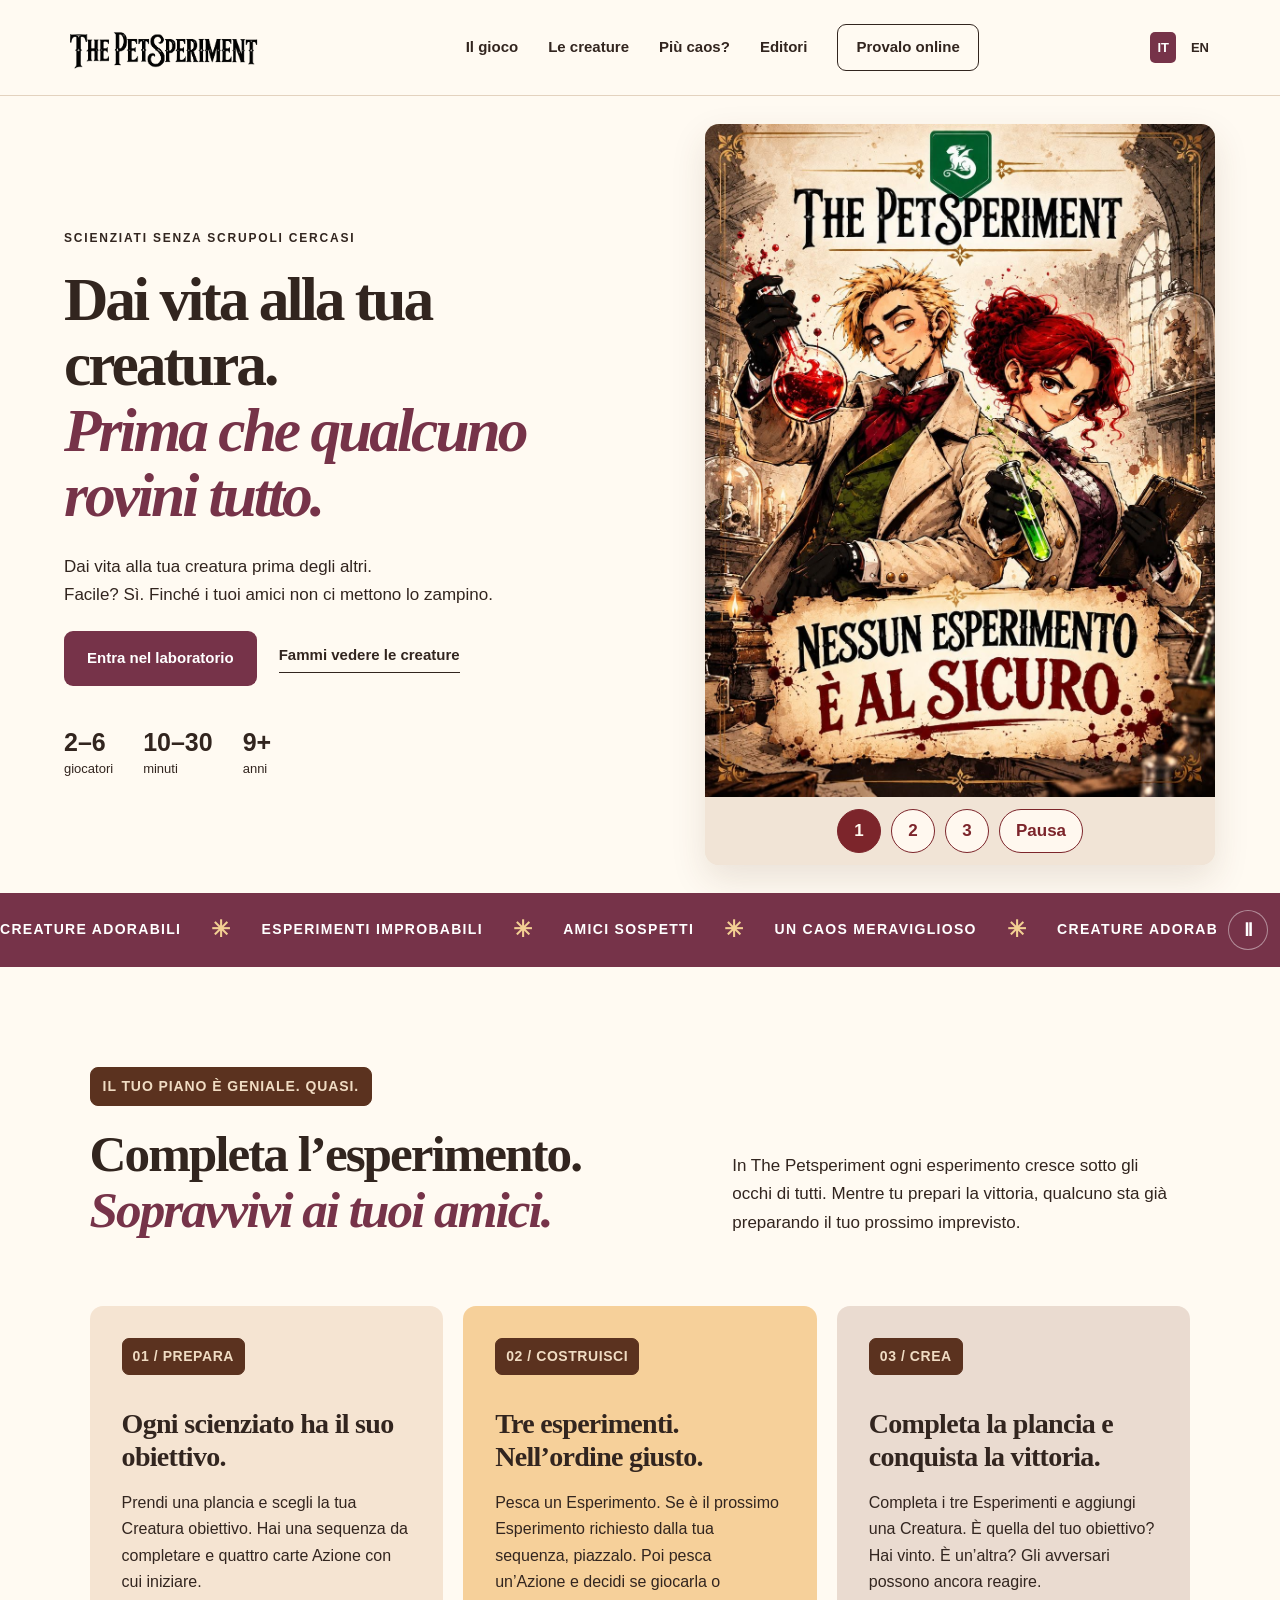
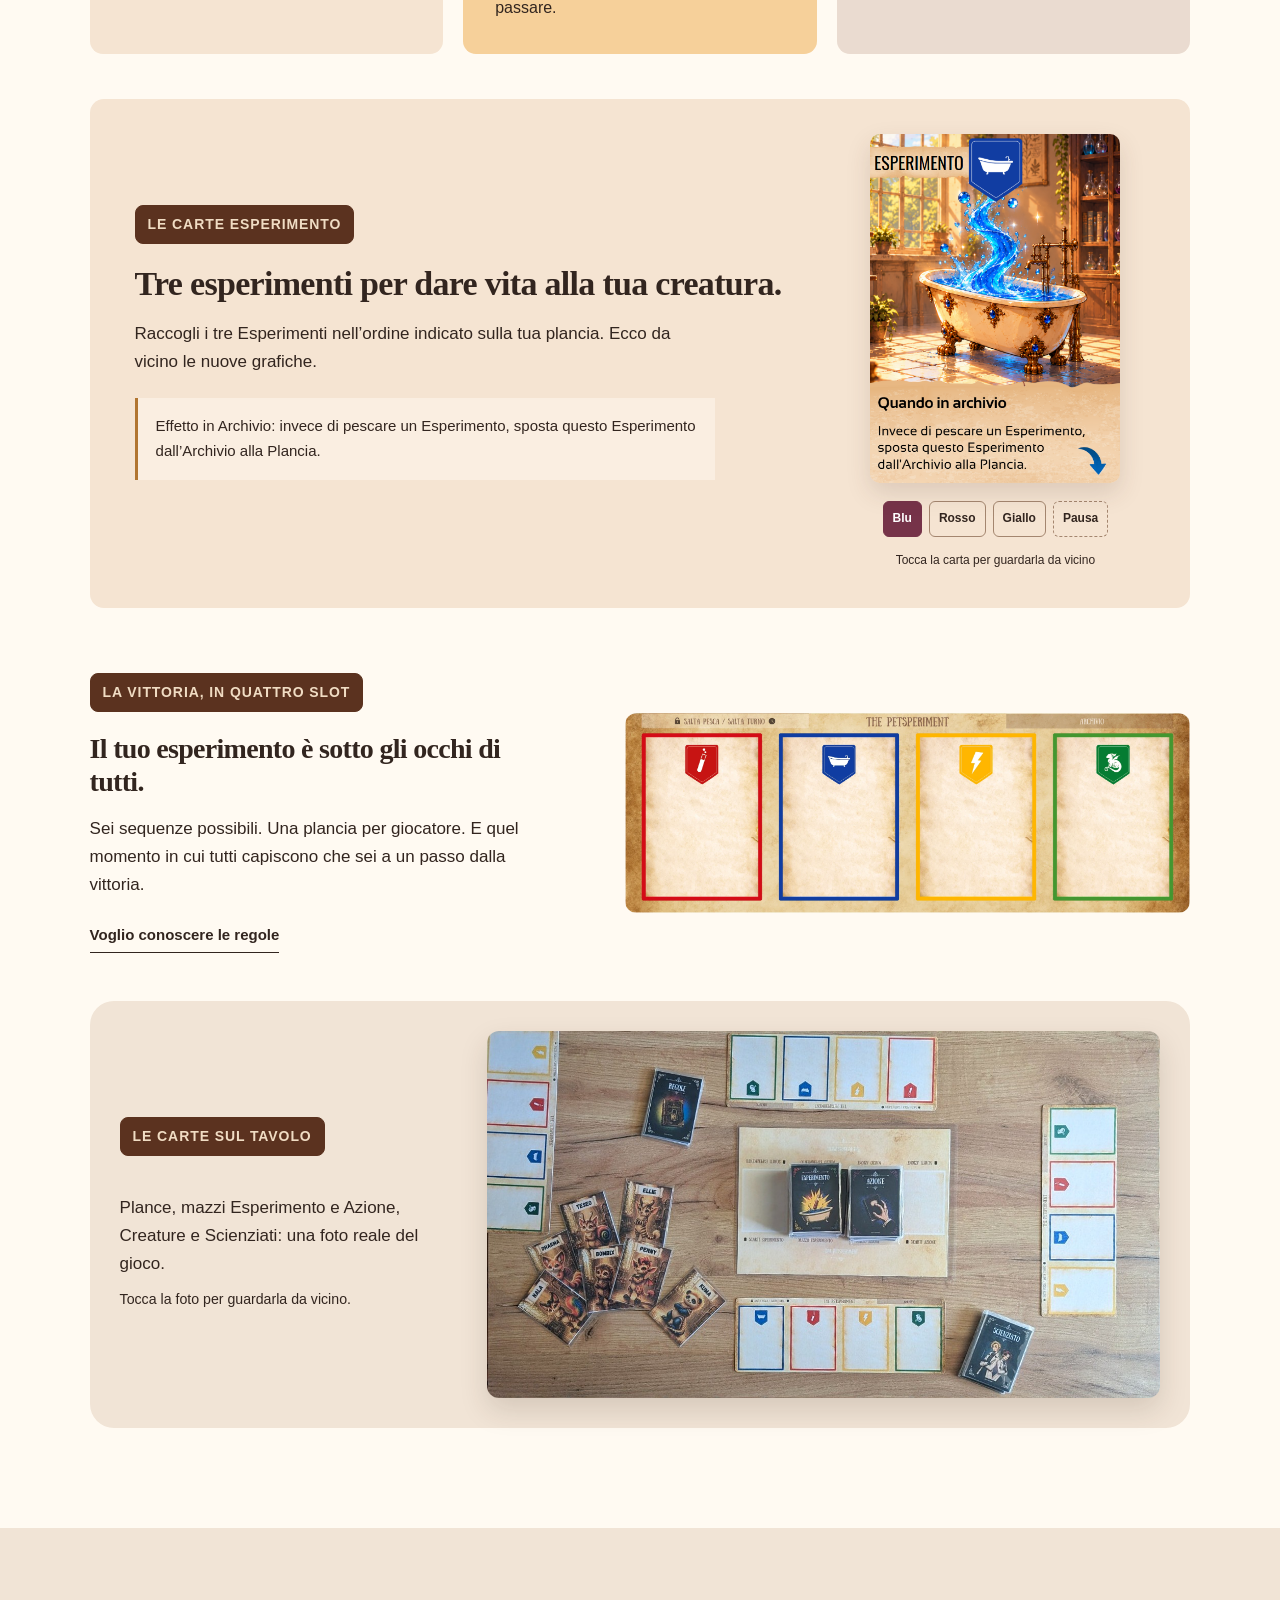
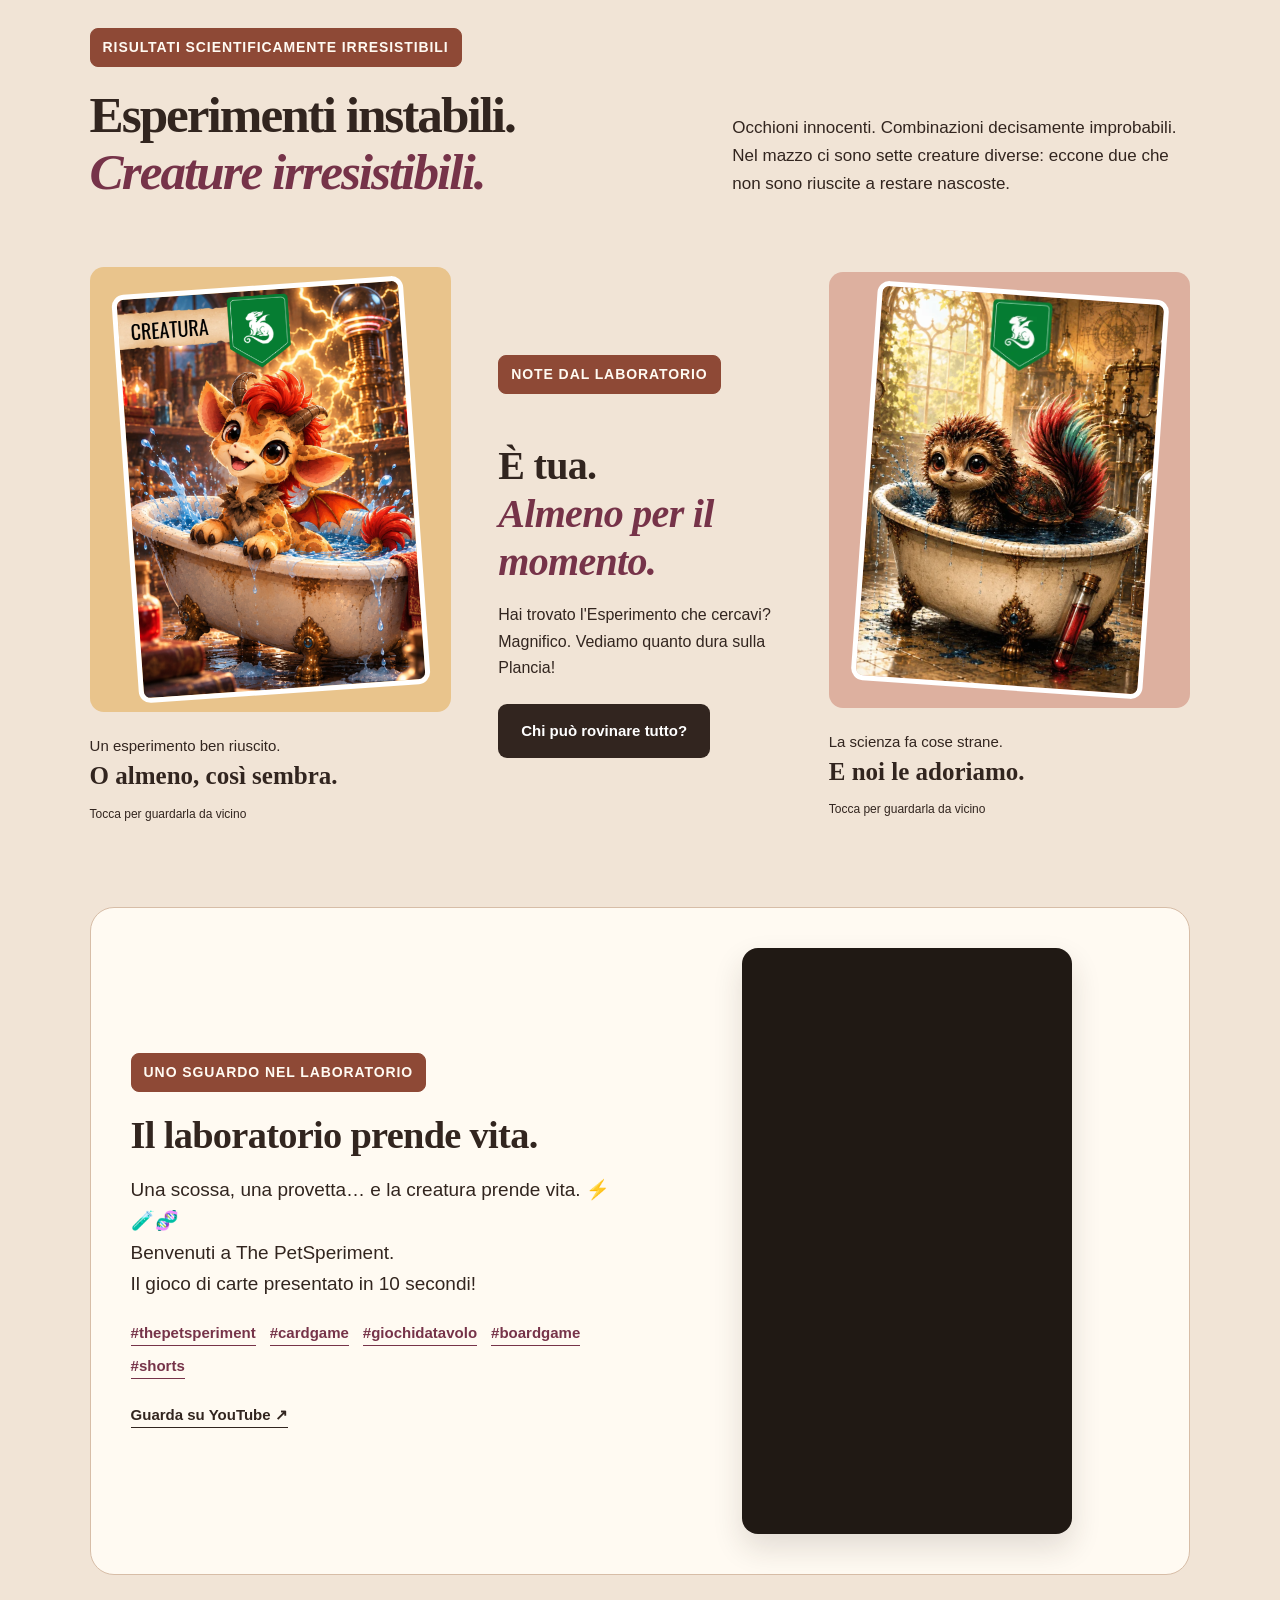
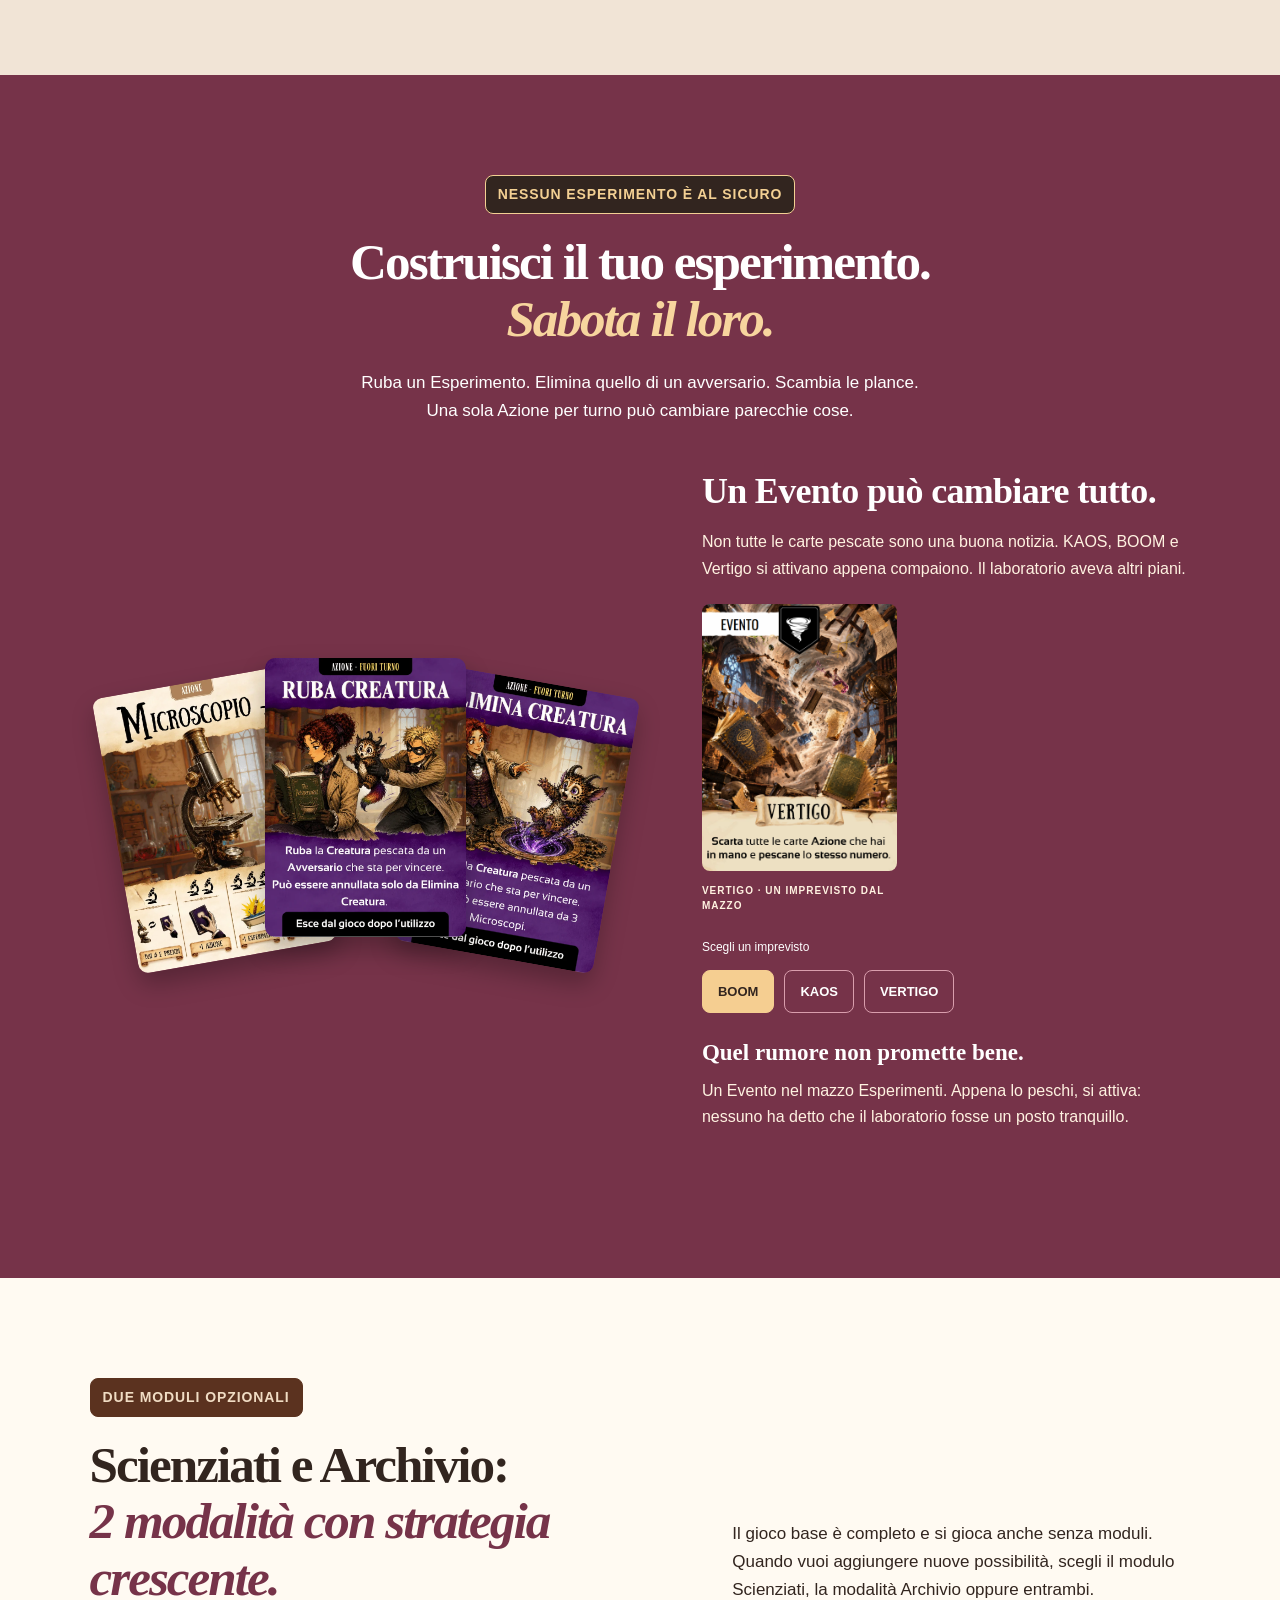
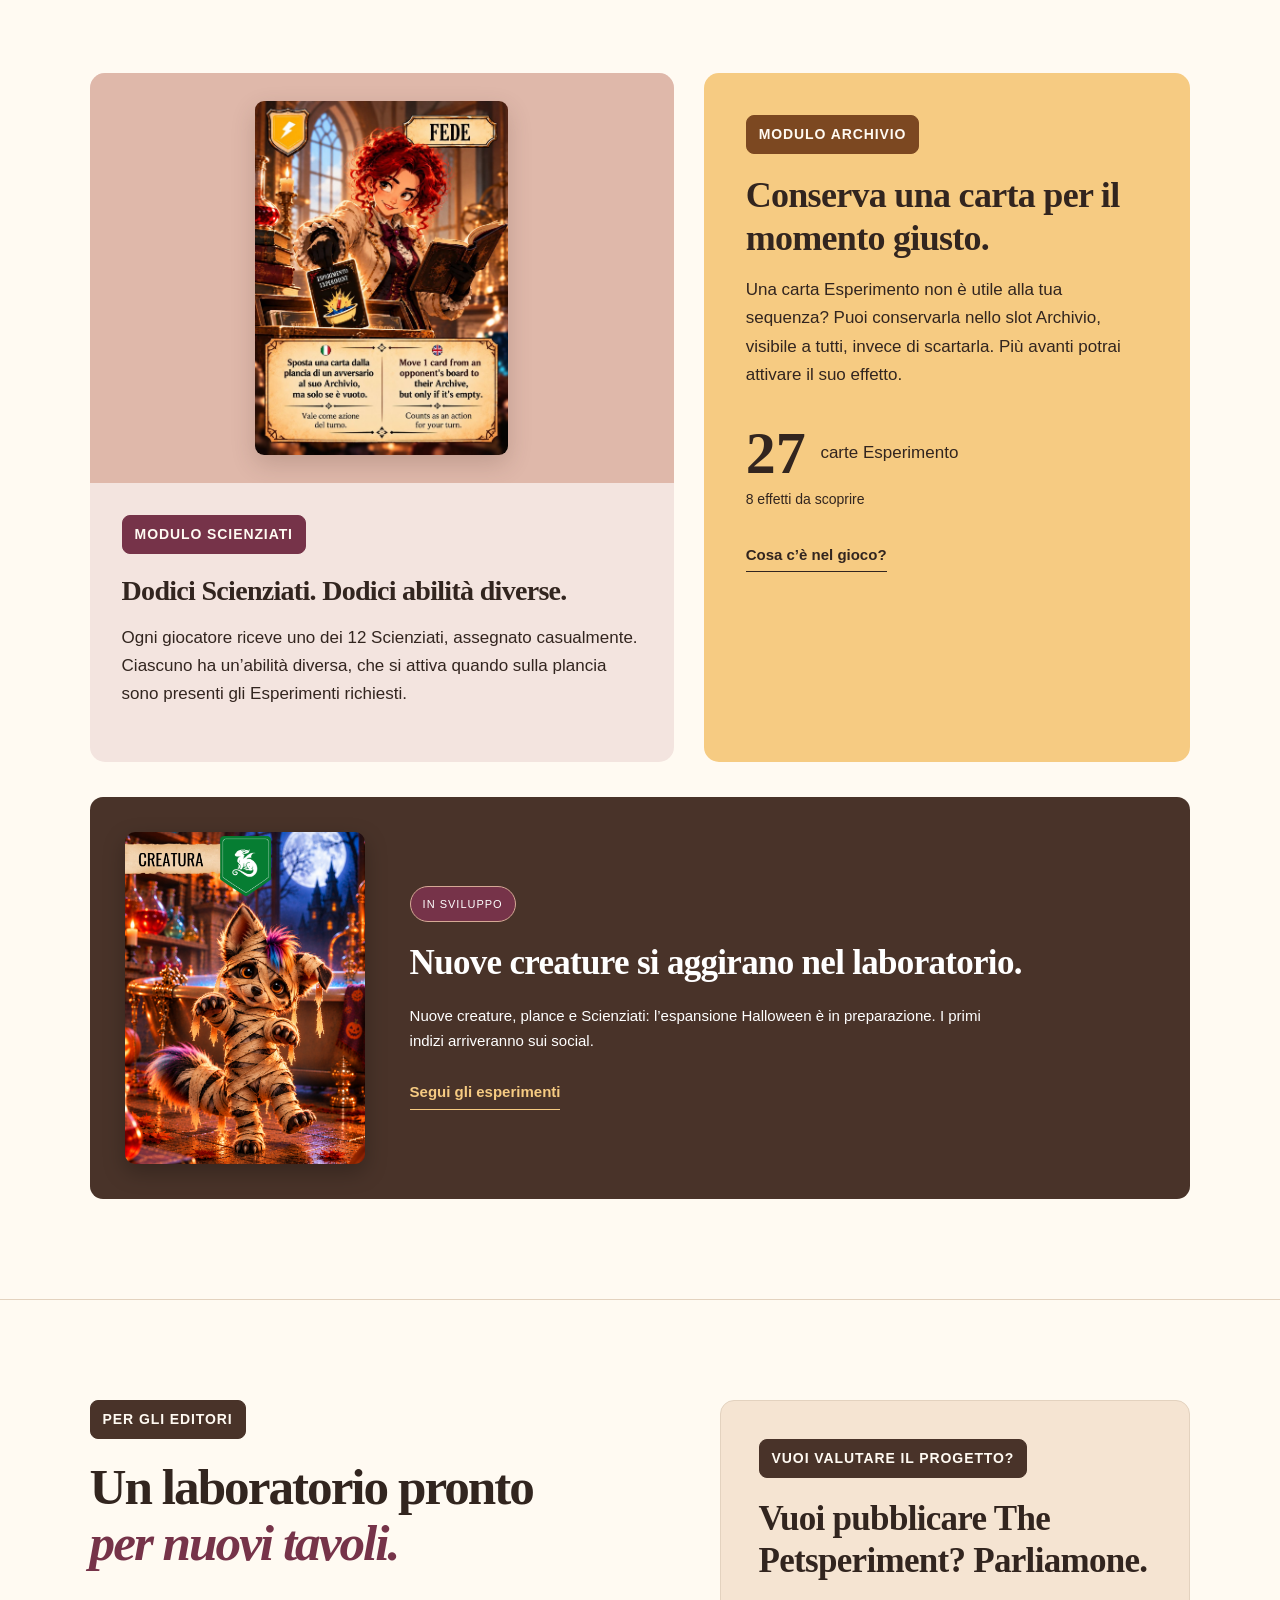
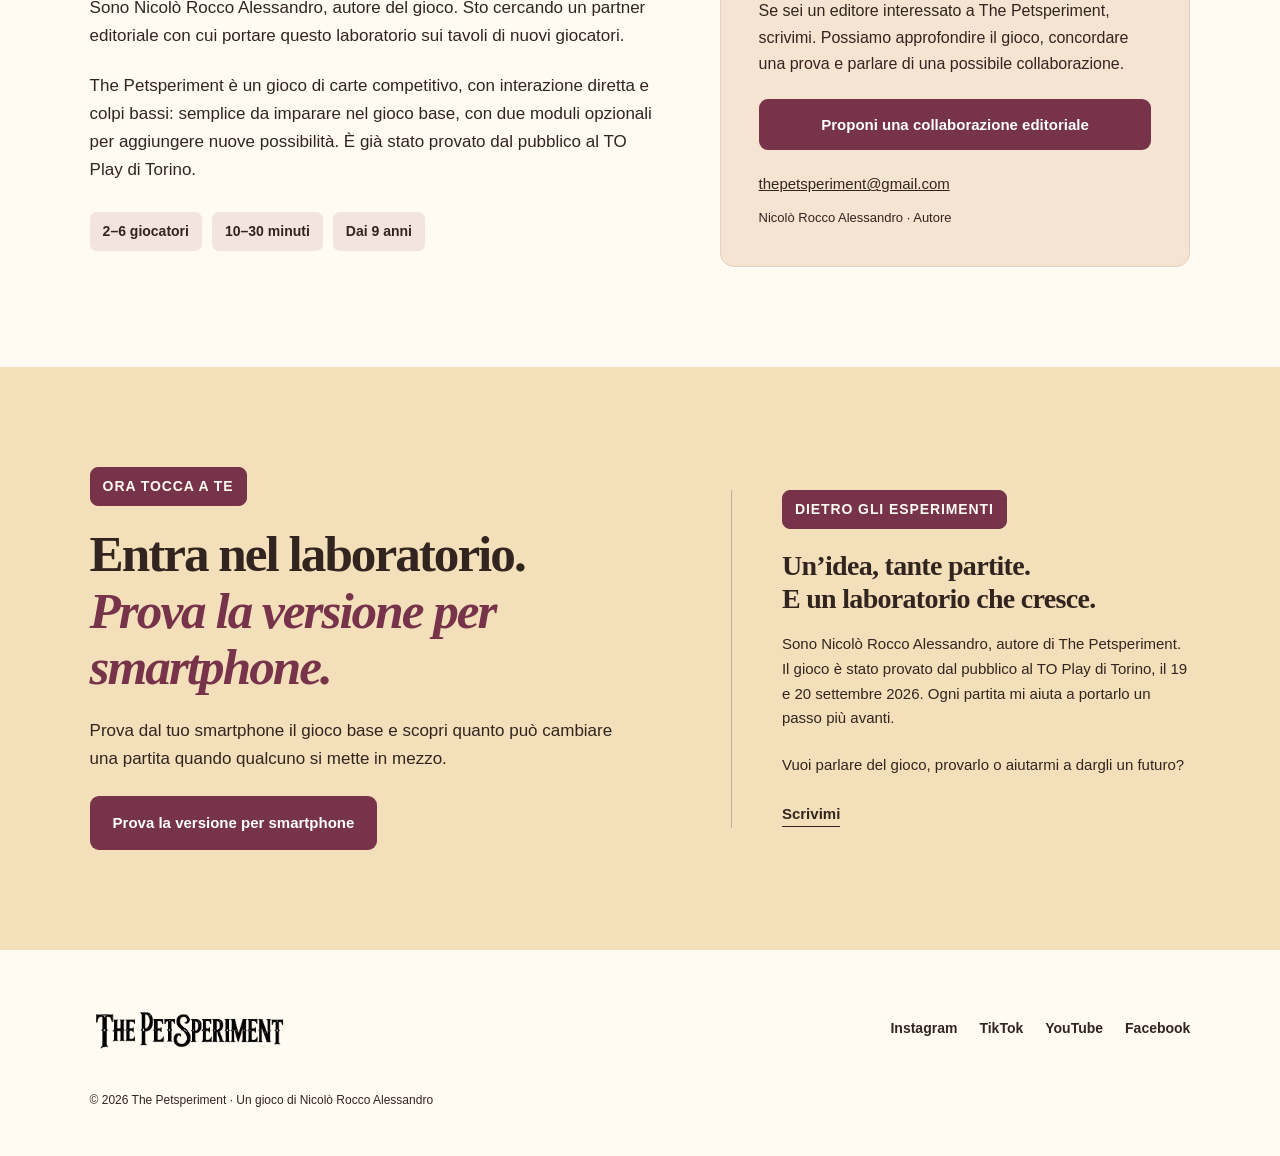
<file: index.html>
<!doctype html><html lang="it"><head><meta charset="utf-8"><meta name="viewport" content="width=device-width,initial-scale=1"><title>The Petsperiment | Gioco di carte per 2–6 giocatori</title>
<meta name="description" content="Dai vita alla tua creatura e sabota gli esperimenti degli amici! Scopri The Petsperiment: gioco di carte per 2–6 giocatori, dai 9 anni. Partite di 10–30 minuti.">
<meta name="robots" content="index, follow, max-image-preview:large">
<link rel="canonical" href="https://thepetsperiment.netlify.app/">
<link rel="alternate" hreflang="it" href="https://thepetsperiment.netlify.app/">
<link rel="alternate" hreflang="en" href="https://thepetsperiment.netlify.app/index-en.html">
<link rel="alternate" hreflang="x-default" href="https://thepetsperiment.netlify.app/">
<meta property="og:type" content="website">
<meta property="og:site_name" content="The Petsperiment">
<meta property="og:title" content="The Petsperiment | Gioco di carte per 2–6 giocatori">
<meta property="og:description" content="Dai vita alla tua creatura e sabota gli esperimenti degli amici! Scopri The Petsperiment: gioco di carte per 2–6 giocatori, dai 9 anni. Partite di 10–30 minuti.">
<meta property="og:url" content="https://thepetsperiment.netlify.app/">
<meta property="og:locale" content="it_IT">
<meta property="og:locale:alternate" content="en_US">
<meta property="og:image" content="https://thepetsperiment.netlify.app/assets/hero-poster.jpg">
<meta property="og:image:secure_url" content="https://thepetsperiment.netlify.app/assets/hero-poster.jpg">
<meta property="og:image:type" content="image/jpeg">
<meta property="og:image:alt" content="The Petsperiment: scienziati e creature del gioco di carte">
<meta name="twitter:card" content="summary_large_image">
<meta name="twitter:title" content="The Petsperiment | Gioco di carte per 2–6 giocatori">
<meta name="twitter:description" content="Dai vita alla tua creatura e sabota gli esperimenti degli amici! Scopri The Petsperiment: gioco di carte per 2–6 giocatori, dai 9 anni. Partite di 10–30 minuti.">
<meta name="twitter:image" content="https://thepetsperiment.netlify.app/assets/hero-poster.jpg">
<meta name="twitter:image:alt" content="The Petsperiment: scienziati e creature del gioco di carte">
<script type="application/ld+json">
{
  "@context": "https://schema.org",
  "@graph": [
    {
      "@type": "WebSite",
      "@id": "https://thepetsperiment.netlify.app/#website",
      "url": "https://thepetsperiment.netlify.app/",
      "name": "The Petsperiment",
      "inLanguage": [
        "it",
        "en"
      ]
    },
    {
      "@type": "Person",
      "@id": "https://thepetsperiment.netlify.app/#author",
      "name": "Nicolò Rocco Alessandro"
    },
    {
      "@type": "Game",
      "@id": "https://thepetsperiment.netlify.app/#game",
      "name": "The Petsperiment",
      "url": "https://thepetsperiment.netlify.app/",
      "description": "Dai vita alla tua creatura e sabota gli esperimenti degli amici! Scopri The Petsperiment: gioco di carte per 2–6 giocatori, dai 9 anni. Partite di 10–30 minuti.",
      "image": "https://thepetsperiment.netlify.app/assets/hero-poster.jpg",
      "genre": [
        "Gioco di carte",
        "Gioco da tavolo",
        "Party game"
      ],
      "numberOfPlayers": {
        "@type": "QuantitativeValue",
        "minValue": 2,
        "maxValue": 6
      },
      "typicalAgeRange": "9-",
      "inLanguage": [
        "it",
        "en"
      ],
      "creator": {
        "@id": "https://thepetsperiment.netlify.app/#author"
      },
      "sameAs": [
        "https://www.instagram.com/thepetsperiment/",
        "https://www.tiktok.com/@thepetsperiment",
        "https://www.youtube.com/@ThePetsperiment",
        "https://www.facebook.com/thepetsperiment"
      ]
    },
    {
      "@type": "WebPage",
      "@id": "https://thepetsperiment.netlify.app/#webpage",
      "url": "https://thepetsperiment.netlify.app/",
      "name": "The Petsperiment | Gioco di carte per 2–6 giocatori",
      "description": "Dai vita alla tua creatura e sabota gli esperimenti degli amici! Scopri The Petsperiment: gioco di carte per 2–6 giocatori, dai 9 anni. Partite di 10–30 minuti.",
      "inLanguage": "it",
      "isPartOf": {
        "@id": "https://thepetsperiment.netlify.app/#website"
      },
      "about": {
        "@id": "https://thepetsperiment.netlify.app/#game"
      },
      "primaryImageOfPage": {
        "@type": "ImageObject",
        "url": "https://thepetsperiment.netlify.app/assets/hero-poster.jpg"
      }
    }
  ]
}
</script><meta name="theme-color" content="#522696"><link rel="icon" href="assets/favicon.svg"><link rel="stylesheet" href="style.css"><script src="script.js" defer></script></head><body>
<header><a class="brand" href="#inizio" aria-label="The Petsperiment, inizio"><img class="brand-logo" src="assets/petsperiment-wordmark.png" alt="The Petsperiment" width="2172" height="724"></a><nav aria-label="Menu principale"><a href="#gioco">Il gioco</a><a href="#creature">Le creature</a><a href="#laboratorio">Più caos?</a><a href="#editori">Editori</a><a class="navplay" href="https://thepetsperiment.rokkonick.workers.dev" target="_blank" rel="noopener">Provalo online</a></nav><div class="header-controls"><div class="language-switch" aria-label="Lingua del sito"><span aria-current="page">IT</span><a href="index-en.html" lang="en" aria-label="English version">EN</a></div><button class="menu" aria-expanded="false" aria-label="Apri menu">Menu</button></div></header>
<main><section class="hero" id="inizio"><div class="hero-copy"><span class="eyebrow">SCIENZIATI SENZA SCRUPOLI CERCASI</span><h1>Dai vita alla tua creatura.<br><em>Prima che qualcuno rovini tutto.</em></h1><p>Dai vita alla tua creatura prima degli altri.<br>Facile? Sì. Finché i tuoi amici non ci mettono lo zampino.</p><div class="ctas"><a class="button purple" href="#gioco">Entra nel laboratorio</a><a class="textlink" href="#creature">Fammi vedere le creature</a></div><div class="stats"><span><b>2–6</b> giocatori</span><span><b>10–30</b> minuti</span><span><b>9+</b> anni</span></div></div><div class="hero-art hero-carousel" role="region" aria-label="Locandine di The Petsperiment"><div class="hero-stage"><img class="hero-slide active" src="assets/hero-poster.jpg" alt="The Petsperiment: Nessun esperimento è al sicuro" aria-hidden="false" width="1092" height="1441" fetchpriority="high"><img class="hero-slide" src="assets/hero-creatures.jpg" alt="The Petsperiment: Creature, esperimenti e colpi bassi!" aria-hidden="true" width="1165" height="1536"><img class="hero-slide" src="assets/hero-scientists.jpg" alt="The Petsperiment: Scienziati senza scrupoli cercasi." aria-hidden="true" width="1165" height="1536"></div><div class="hero-controls"><button type="button" data-hero-slide="0" aria-label="Mostra locandina 1" aria-current="true">1</button><button type="button" data-hero-slide="1" aria-label="Mostra locandina 2" aria-current="false">2</button><button type="button" data-hero-slide="2" aria-label="Mostra locandina 3" aria-current="false">3</button><button type="button" class="hero-pause" aria-pressed="false">Pausa</button></div></div></section>
<div class="ribbon" role="region" aria-label="The Petsperiment in quattro frasi"><div class="ribbon-window"><div class="ribbon-track"><div class="ribbon-group"><span>CREATURE ADORABILI</span><span>✳</span><span>ESPERIMENTI IMPROBABILI</span><span>✳</span><span>AMICI SOSPETTI</span><span>✳</span><span>UN CAOS MERAVIGLIOSO</span><span>✳</span></div><div class="ribbon-group" aria-hidden="true"><span>CREATURE ADORABILI</span><span>✳</span><span>ESPERIMENTI IMPROBABILI</span><span>✳</span><span>AMICI SOSPETTI</span><span>✳</span><span>UN CAOS MERAVIGLIOSO</span><span>✳</span></div></div></div><button type="button" class="ribbon-pause" aria-label="Ferma lo scorrimento" aria-pressed="false">Ⅱ</button></div>
<section class="intro section" id="gioco"><div class="section-top"><div><span class="eyebrow">IL TUO PIANO È GENIALE. QUASI.</span><h2>Completa l’esperimento.<br><em>Sopravvivi ai tuoi amici.</em></h2></div><p>In The Petsperiment ogni esperimento cresce sotto gli occhi di tutti. Mentre tu prepari la vittoria, qualcuno sta già preparando il tuo prossimo imprevisto.</p></div><div class="journey"><article><span class="step">01 / PREPARA</span><h3>Ogni scienziato ha il suo obiettivo.</h3><p>Prendi una plancia e scegli la tua Creatura obiettivo. Hai una sequenza da completare e quattro carte Azione con cui iniziare.</p></article><article><span class="step">02 / COSTRUISCI</span><h3>Tre esperimenti. Nell’ordine giusto.</h3><p>Pesca un Esperimento. Se è il prossimo Esperimento richiesto dalla tua sequenza, piazzalo. Poi pesca un’Azione e decidi se giocarla o passare.</p></article><article><span class="step">03 / CREA</span><h3>Completa la plancia e conquista la vittoria.</h3><p>Completa i tre Esperimenti e aggiungi una Creatura. È quella del tuo obiettivo? Hai vinto. È un’altra? Gli avversari possono ancora reagire.</p></article></div><div class="experiment-showcase"><div><span class="eyebrow">LE CARTE ESPERIMENTO</span><h3>Tre esperimenti per dare vita alla tua creatura.</h3><p>Raccogli i tre Esperimenti nell’ordine indicato sulla tua plancia. Ecco da vicino le nuove grafiche.</p><p class="archive-effect">Effetto in Archivio: invece di pescare un Esperimento, sposta questo Esperimento dall’Archivio alla Plancia.</p></div><div class="experiment-carousel" role="region" aria-label="Galleria carte Esperimento"><button class="experiment-stage" data-zoom="assets/experiment-blue.png" data-caption="Effetto in Archivio: invece di pescare un Esperimento, sposta questo Esperimento dall’Archivio alla Plancia." aria-label="Ingrandisci la carta Esperimento visualizzata"><img class="experiment-slide active" src="assets/experiment-blue.png" alt="Carta Esperimento: Blu" aria-hidden="false" width="456" height="637" loading="lazy"><img class="experiment-slide" src="assets/experiment-red.png" alt="Carta Esperimento: Rosso" aria-hidden="true" width="456" height="637" loading="lazy"><img class="experiment-slide" src="assets/experiment-yellow.png" alt="Carta Esperimento: Giallo" aria-hidden="true" width="456" height="637" loading="lazy"></button><div class="slide-controls"><button type="button" class="slide-select" data-slide="0" aria-label="Mostra Blu" aria-current="true">Blu</button><button type="button" class="slide-select" data-slide="1" aria-label="Mostra Rosso" aria-current="false">Rosso</button><button type="button" class="slide-select" data-slide="2" aria-label="Mostra Giallo" aria-current="false">Giallo</button><button class="slide-pause" type="button" aria-pressed="false">Pausa</button></div><small>Tocca la carta per guardarla da vicino</small></div></div><div class="board-feature"><div><span class="eyebrow">LA VITTORIA, IN QUATTRO SLOT</span><h3>Il tuo esperimento è sotto gli occhi di tutti.</h3><p>Sei sequenze possibili. Una plancia per giocatore. E quel momento in cui tutti capiscono che sei a un passo dalla vittoria.</p><button class="textlink" data-dialog="rules">Voglio conoscere le regole</button></div><button class="image-button" data-zoom="assets/plancia-1.webp" data-caption="Una delle sei plance: tre Esperimenti in sequenza e uno slot Creatura." aria-label="Ingrandisci la plancia"><img src="assets/plancia-1.webp" alt="Plancia originale di The Petsperiment" loading="lazy"></button></div><figure class="real-game"><figcaption><span class="eyebrow">LE CARTE SUL TAVOLO</span><p>Plance, mazzi Esperimento e Azione, Creature e Scienziati: una foto reale del gioco.</p><small>Tocca la foto per guardarla da vicino.</small></figcaption><button type="button" class="image-button real-game-image" data-zoom="assets/game-table-corrected.jpg" data-caption="Plance, mazzi Esperimento e Azione, Creature e Scienziati: una foto reale del gioco." aria-label="Ingrandisci la foto del gioco"><img src="assets/game-table-corrected.jpg" alt="Plance, mazzi Esperimento e Azione, Creature e Scienziati: una foto reale del gioco." loading="lazy" width="1320" height="720"></button></figure></section>
<section class="creatures section" id="creature"><div class="section-top"><div><span class="eyebrow">RISULTATI SCIENTIFICAMENTE IRRESISTIBILI</span><h2>Esperimenti instabili.<br><em>Creature irresistibili.</em></h2></div><p>Occhioni innocenti. Combinazioni decisamente improbabili. Nel mazzo ci sono sette creature diverse: eccone due che non sono riuscite a restare nascoste.</p></div><div class="creature-gallery"><button class="creature" data-zoom="assets/creature-new.png" data-caption="Una delle sette creature del gioco. Tenerissima. Anche quando te la rubano."><div class="creature-image"><img src="assets/creature-new.png" alt="Creatura ibrida con macchie da giraffa, criniera rossa e piccole ali" loading="lazy" width="452" height="641"></div><span>Un esperimento ben riuscito.<b>O almeno, così sembra.</b><small>Tocca per guardarla da vicino</small></span></button><div class="creature-note"><span>NOTE DAL LABORATORIO</span><h3>È tua.<br><em>Almeno per il momento.</em></h3><p>Hai trovato l'Esperimento che cercavi? Magnifico. Vediamo quanto dura sulla Plancia!</p><a class="button dark" href="#caos">Chi può rovinare tutto?</a></div><button class="creature second" data-zoom="assets/186.webp" data-caption="Un’altra creatura originale di The Petsperiment. Il laboratorio ha ancora altri segreti."><div class="creature-image"><img src="assets/186.webp" alt="Seconda creatura originale di The Petsperiment" loading="lazy" width="665" height="923"></div><span>La scienza fa cose strane.<b>E noi le adoriamo.</b><small>Tocca per guardarla da vicino</small></span></button></div><div class="video-showcase"><div class="video-copy"><span class="eyebrow">UNO SGUARDO NEL LABORATORIO</span><h3>Il laboratorio prende vita.</h3><p>Una scossa, una provetta… e la creatura prende vita. ⚡🧪🧬<br>Benvenuti a The PetSperiment.<br>Il gioco di carte presentato in 10 secondi!</p><p class="video-hashtags"><a href="https://www.youtube.com/hashtag/thepetsperiment/shorts" target="_blank" rel="noopener">#thepetsperiment</a> <a href="https://www.youtube.com/hashtag/cardgame/shorts" target="_blank" rel="noopener">#cardgame</a> <a href="https://www.youtube.com/hashtag/giochidatavolo/shorts" target="_blank" rel="noopener">#giochidatavolo</a> <a href="https://www.youtube.com/hashtag/boardgame/shorts" target="_blank" rel="noopener">#boardgame</a> <a href="https://www.youtube.com/hashtag/shorts/shorts" target="_blank" rel="noopener">#shorts</a></p><a class="textlink" href="https://www.youtube.com/shorts/vLFKOqH3zpM" target="_blank" rel="noopener">Guarda su YouTube ↗</a></div><div class="video-frame"><iframe src="https://www.youtube-nocookie.com/embed/vLFKOqH3zpM" title="Animazione di The Petsperiment — YouTube Shorts" width="360" height="640" loading="lazy" referrerpolicy="strict-origin-when-cross-origin" allow="accelerometer; autoplay; clipboard-write; encrypted-media; gyroscope; picture-in-picture; web-share" allowfullscreen></iframe></div></div></section>
<section class="chaos section" id="caos"><div class="chaos-heading"><span class="eyebrow">NESSUN ESPERIMENTO È AL SICURO</span><h2>Costruisci il tuo esperimento.<br><em>Sabota il loro.</em></h2><p>Ruba un Esperimento. Elimina quello di un avversario. Scambia le plance.<br>Una sola Azione per turno può cambiare parecchie cose.</p></div><div class="chaos-grid"><div class="card-fan"><button data-zoom="assets/18x.webp" data-caption="Microscopio: quattro usi diversi e una difesa. Una carta, tante possibilità." aria-label="Guarda la carta Microscopio"><img src="assets/18x.webp" alt="Carta Microscopio" loading="lazy"></button><button data-zoom="assets/1x-2.webp" data-caption="Ruba Creatura: un’Azione viola da giocare fuori turno quando un avversario sta per vincere. Dopo l’uso esce dal gioco." aria-label="Guarda la carta Ruba Creatura"><img src="assets/1x-2.webp" alt="Carta Ruba Creatura" loading="lazy"></button><button data-zoom="assets/1x.webp" data-caption="Elimina Creatura: un’Azione viola fuori turno che può interrompere una vittoria. Dopo l’uso esce dal gioco." aria-label="Guarda la carta Elimina Creatura"><img src="assets/1x.webp" alt="Carta Elimina Creatura" loading="lazy"></button></div><div class="chaos-aside"><h3>Un Evento può cambiare tutto.</h3><p>Non tutte le carte pescate sono una buona notizia. KAOS, BOOM e Vertigo si attivano appena compaiono. Il laboratorio aveva altri piani.</p><button class="event-preview" data-zoom="assets/vertigo-event.png" data-caption="Vertigo: scarta tutte le carte Azione che hai in mano e pescane lo stesso numero." aria-label="Ingrandisci la carta Evento Vertigo"><img src="assets/vertigo-event.png" alt="Carta Evento Vertigo" width="462" height="632" loading="lazy"><span>VERTIGO · UN IMPREVISTO DAL MAZZO</span></button><span class="hint">Scegli un imprevisto</span><div class="event-tabs" role="tablist" aria-label="Carte Evento"><button role="tab" aria-selected="true" aria-controls="event-text" id="tab-boom" data-event="boom">BOOM</button><button role="tab" aria-selected="false" aria-controls="event-text" id="tab-kaos" data-event="kaos" tabindex="-1">KAOS</button><button role="tab" aria-selected="false" aria-controls="event-text" id="tab-vertigo" data-event="vertigo" tabindex="-1">VERTIGO</button></div><div id="event-text" role="tabpanel" aria-labelledby="tab-boom" aria-live="polite"><h4>Quel rumore non promette bene.</h4><p>Un Evento nel mazzo Esperimenti. Appena lo peschi, si attiva: nessuno ha detto che il laboratorio fosse un posto tranquillo.</p></div></div></div></section>
<section class="section modules" id="laboratorio"><div class="section-top"><div><span class="eyebrow">DUE MODULI OPZIONALI</span><h2>Scienziati e Archivio:<br><em>2 modalità con strategia crescente.</em></h2></div><p>Il gioco base è completo e si gioca anche senza moduli. Quando vuoi aggiungere nuove possibilità, scegli il modulo Scienziati, la modalità Archivio oppure entrambi.</p></div><div class="module-grid"><article class="scientist-module"><div class="module-images"><button data-zoom="assets/fede-bilingual.png" data-caption="Fede, una dei dodici Scienziati. La nuova carta riporta la sua abilità in italiano e inglese." aria-label="Ingrandisci la carta bilingue di Fede"><img src="assets/fede-bilingual.png" alt="Scienziata Fede: carta con abilità in italiano e inglese" loading="lazy" width="1061" height="1482"></button></div><div><span class="eyebrow">MODULO SCIENZIATI</span><h3>Dodici Scienziati. Dodici abilità diverse.</h3><p>Ogni giocatore riceve uno dei 12 Scienziati, assegnato casualmente. Ciascuno ha un’abilità diversa, che si attiva quando sulla plancia sono presenti gli Esperimenti richiesti.</p></div></article><article class="archive-module"><span class="eyebrow">MODULO ARCHIVIO</span><h3>Conserva una carta per il momento giusto.</h3><p>Una carta Esperimento non è utile alla tua sequenza? Puoi conservarla nello slot Archivio, visibile a tutti, invece di scartarla. Più avanti potrai attivare il suo effetto.</p><p class="archive-number"><b>27</b> carte Esperimento <span>8 effetti da scoprire</span></p><button class="textlink" data-dialog="components">Cosa c’è nel gioco?</button></article></div><aside class="halloween"><button class="halloween-preview" data-zoom="assets/halloween-preview.png" data-caption="Un’anteprima delle nuove creature dell’espansione Halloween, ancora in sviluppo." aria-label="Ingrandisci la creatura Halloween"><img src="assets/halloween-preview.png" alt="Una tenera creatura mummia nell’espansione Halloween" width="460" height="637" loading="lazy"></button><div class="halloween-copy"><span class="pill">IN SVILUPPO</span><h3>Nuove creature si aggirano nel laboratorio.</h3><p>Nuove creature, plance e Scienziati: l’espansione Halloween è in preparazione. I primi indizi arriveranno sui social.</p><a class="textlink" href="https://www.instagram.com/thepetsperiment/" target="_blank" rel="noopener">Segui gli esperimenti</a></div></aside></section>
<section class="section publishers" id="editori" aria-labelledby="publisher-title"><div class="publisher-copy"><span class="eyebrow">PER GLI EDITORI</span><h2 id="publisher-title">Un laboratorio pronto<br><em>per nuovi tavoli.</em></h2><p>Sono Nicolò Rocco Alessandro, autore del gioco. Sto cercando un partner editoriale con cui portare questo laboratorio sui tavoli di nuovi giocatori.</p><p>The Petsperiment è un gioco di carte competitivo, con interazione diretta e colpi bassi: semplice da imparare nel gioco base, con due moduli opzionali per aggiungere nuove possibilità. È già stato provato dal pubblico al TO Play di Torino.</p><div class="publisher-facts"><span>2–6 giocatori</span><span>10–30 minuti</span><span>Dai 9 anni</span></div></div><div class="publisher-contact"><span class="eyebrow">VUOI VALUTARE IL PROGETTO?</span><h3>Vuoi pubblicare The Petsperiment? Parliamone.</h3><p>Se sei un editore interessato a The Petsperiment, scrivimi. Possiamo approfondire il gioco, concordare una prova e parlare di una possibile collaborazione.</p><a class="button purple" href="mailto:thepetsperiment@gmail.com?subject=Proposta%20editoriale%20%E2%80%94%20The%20Petsperiment">Proponi una collaborazione editoriale</a><a class="publisher-email" href="mailto:thepetsperiment@gmail.com">thepetsperiment@gmail.com</a><span class="publisher-signature">Nicolò Rocco Alessandro · Autore</span></div></section>
<section class="final section" id="prova"><div><span class="eyebrow">ORA TOCCA A TE</span><h2>Entra nel laboratorio.<br><em>Prova la versione per smartphone.</em></h2><p>Prova dal tuo smartphone il gioco base e scopri quanto può cambiare una partita quando qualcuno si mette in mezzo.</p><a class="button purple" href="https://thepetsperiment.rokkonick.workers.dev" target="_blank" rel="noopener">Prova la versione per smartphone</a></div><div class="author"><span class="eyebrow">DIETRO GLI ESPERIMENTI</span><h3>Un’idea, tante partite.<br>E un laboratorio che cresce.</h3><p>Sono Nicolò Rocco Alessandro, autore di The Petsperiment. Il gioco è stato provato dal pubblico al TO Play di Torino, il 19 e 20 settembre 2026. Ogni partita mi aiuta a portarlo un passo più avanti.</p><p>Vuoi parlare del gioco, provarlo o aiutarmi a dargli un futuro?</p><a class="textlink" href="mailto:thepetsperiment@gmail.com">Scrivimi</a></div></section></main>
<footer><a class="brand" href="#inizio"><img class="brand-logo" src="assets/petsperiment-wordmark.png" alt="The Petsperiment" width="2172" height="724"></a><div class="social"><a href="https://www.instagram.com/thepetsperiment/" target="_blank" rel="noopener">Instagram</a><a href="https://www.tiktok.com/@thepetsperiment" target="_blank" rel="noopener">TikTok</a><a href="https://www.youtube.com/@ThePetsperiment" target="_blank" rel="noopener">YouTube</a><a href="https://www.facebook.com/thepetsperiment" target="_blank" rel="noopener">Facebook</a></div><p>© 2026 The Petsperiment · Un gioco di Nicolò Rocco Alessandro</p></footer>
<dialog id="zoom"><button class="close" aria-label="Chiudi anteprima">Chiudi ×</button><img alt=""><p></p></dialog>
<dialog id="rules"><button class="close" aria-label="Chiudi regole">Chiudi ×</button><span class="eyebrow">PRIMA DI ENTRARE NEL LABORATORIO</span><h2>Come si gioca a The Petsperiment.</h2><h3>Preparati</h3><p>Ogni giocatore riceve una plancia, sceglie una Creatura obiettivo e parte con 4 carte Azione. La sequenza di Esperimenti della plancia è visibile a tutti.</p><h3>Il tuo turno</h3><ol><li>Pesca un Esperimento: se corrisponde al prossimo Esperimento richiesto dalla sequenza, piazzalo; altrimenti scartalo. Gli Eventi si attivano subito.</li><li>Pesca una carta Azione.</li><li>Gioca una sola Azione oppure passa. A fine turno puoi avere al massimo 7 carte in mano.</li></ol><h3>Come vinci</h3><p>Completa i tre Esperimenti nell’ordine della tua plancia e piazza una Creatura. Quella del tuo obiettivo ti fa vincere subito. Una Creatura diversa apre una finestra di reazione: gli altri possono ancora intervenire, anche in catena.</p><h3>Le eccezioni che fanno il caos</h3><p>Ruba Creatura ed Elimina Creatura si giocano fuori turno quando un avversario sta per vincere. Contromano si gioca all’inizio del proprio turno e ne inverte le fasi. Le tre Azioni viola hanno una sola copia ciascuna e dopo l’uso escono dal gioco.</p><p>Il Microscopio ha quattro usi diversi più una difesa. I moduli Scienziati e Archivio sono opzionali e possono essere aggiunti separatamente o insieme.</p></dialog>
<dialog id="components"><button class="close" aria-label="Chiudi componenti">Chiudi ×</button><span class="eyebrow">DENTRO IL LABORATORIO</span><h2>Dentro la scatola.</h2><p>82 carte e 6 plance nel gioco base. Il modulo Scienziati aggiunge 12 carte, per un totale di 94.</p><h3>Mazzo Esperimenti · 37 carte</h3><table><thead><tr><th>Carta</th><th>Quantità</th></tr></thead><tbody><tr><td>Esperimenti: Rosso / Giallo / Blu</td><td>9 per tipo</td></tr><tr><td>Creature diverse</td><td>7</td></tr><tr><td>KAOS / BOOM / Vertigo</td><td>1 ciascuna</td></tr></tbody></table><h3>Mazzo Azioni · 45 carte</h3><table><thead><tr><th>Carta</th><th>Quantità</th></tr></thead><tbody><tr><td>Microscopio</td><td>18</td></tr><tr><td>Elimina Esperimento</td><td>4</td></tr><tr><td>Ruba Esperimento</td><td>4</td></tr><tr><td>Salta Turno</td><td>4</td></tr><tr><td>Salta Pesca</td><td>4</td></tr><tr><td>Scambia</td><td>4</td></tr><tr><td>Pesca Esperimento</td><td>4</td></tr><tr><td>Ruba Creatura / Elimina Creatura / Contromano</td><td>1 ciascuna</td></tr></tbody></table><p>La modalità Archivio usa le 27 carte Esperimento con le relative icone: 8 tipi di effetto, senza aggiungere un altro mazzo.</p></dialog>
</body></html>
</file>
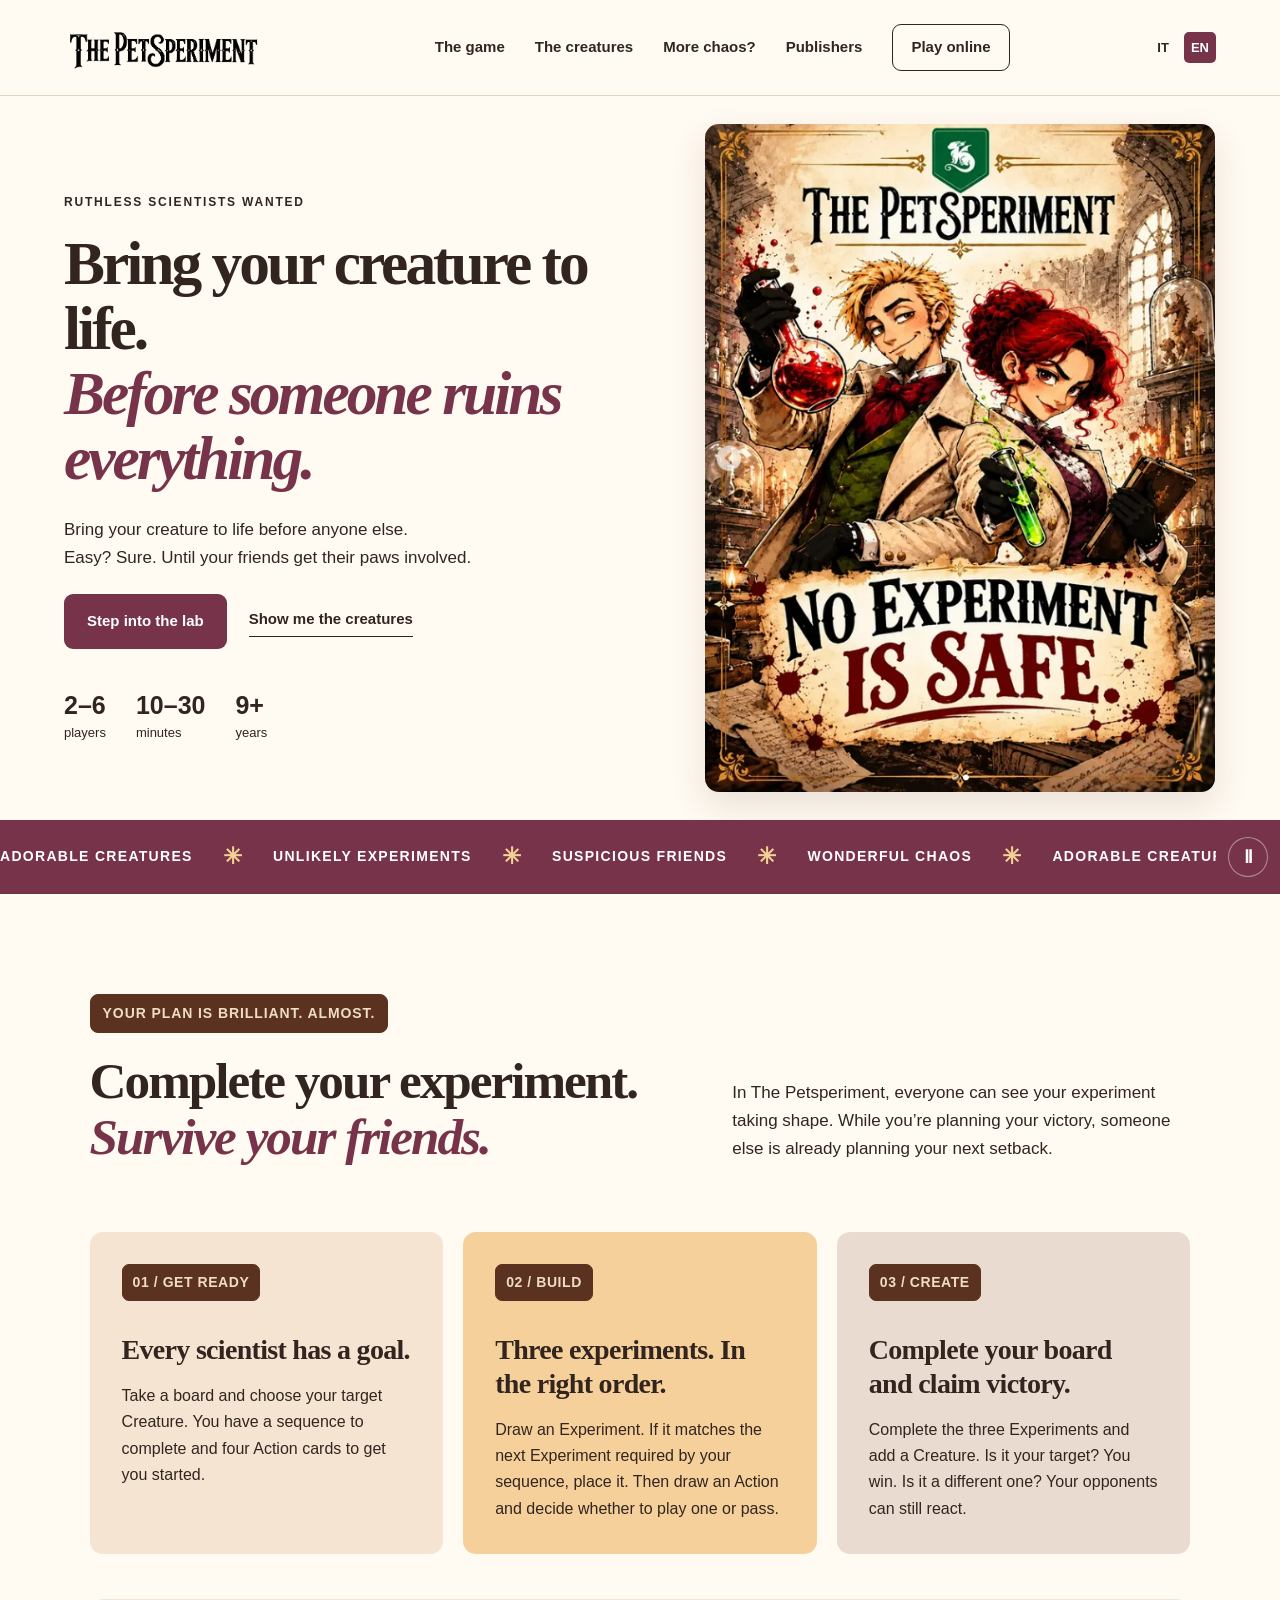
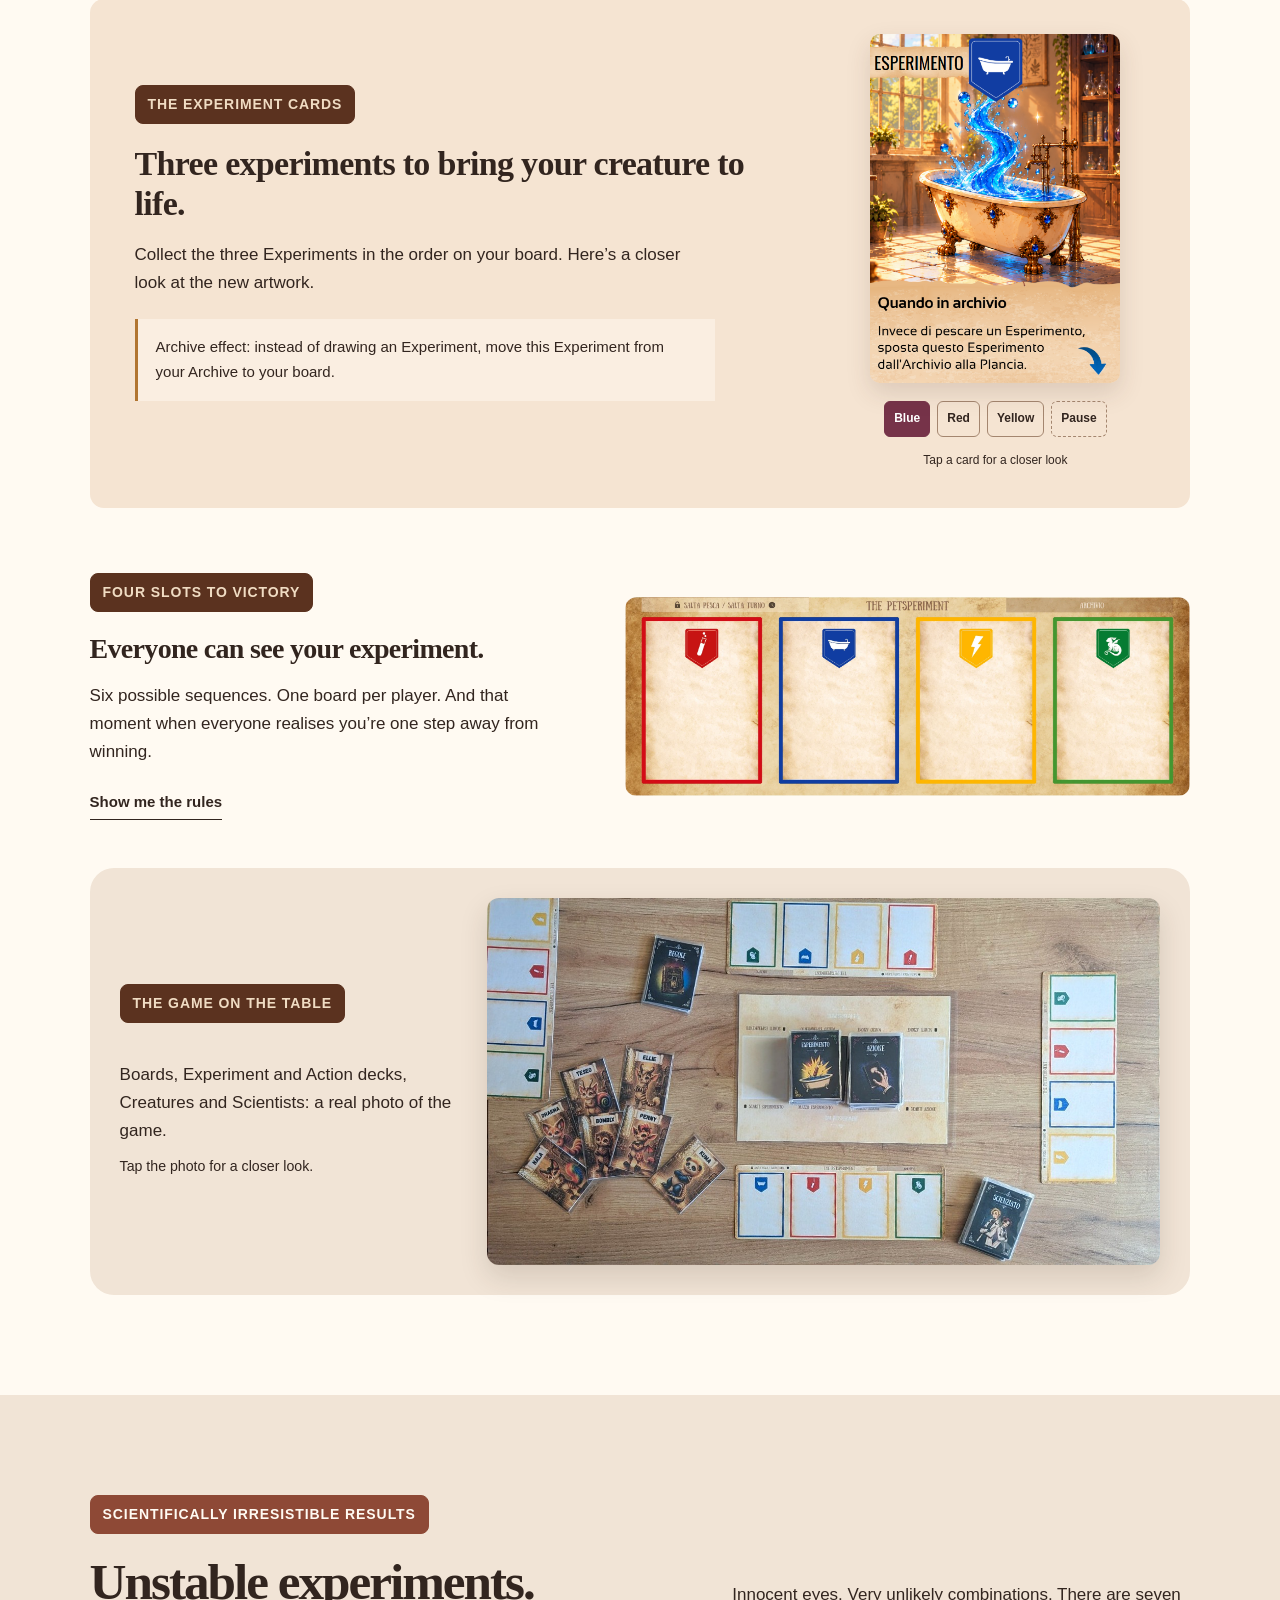
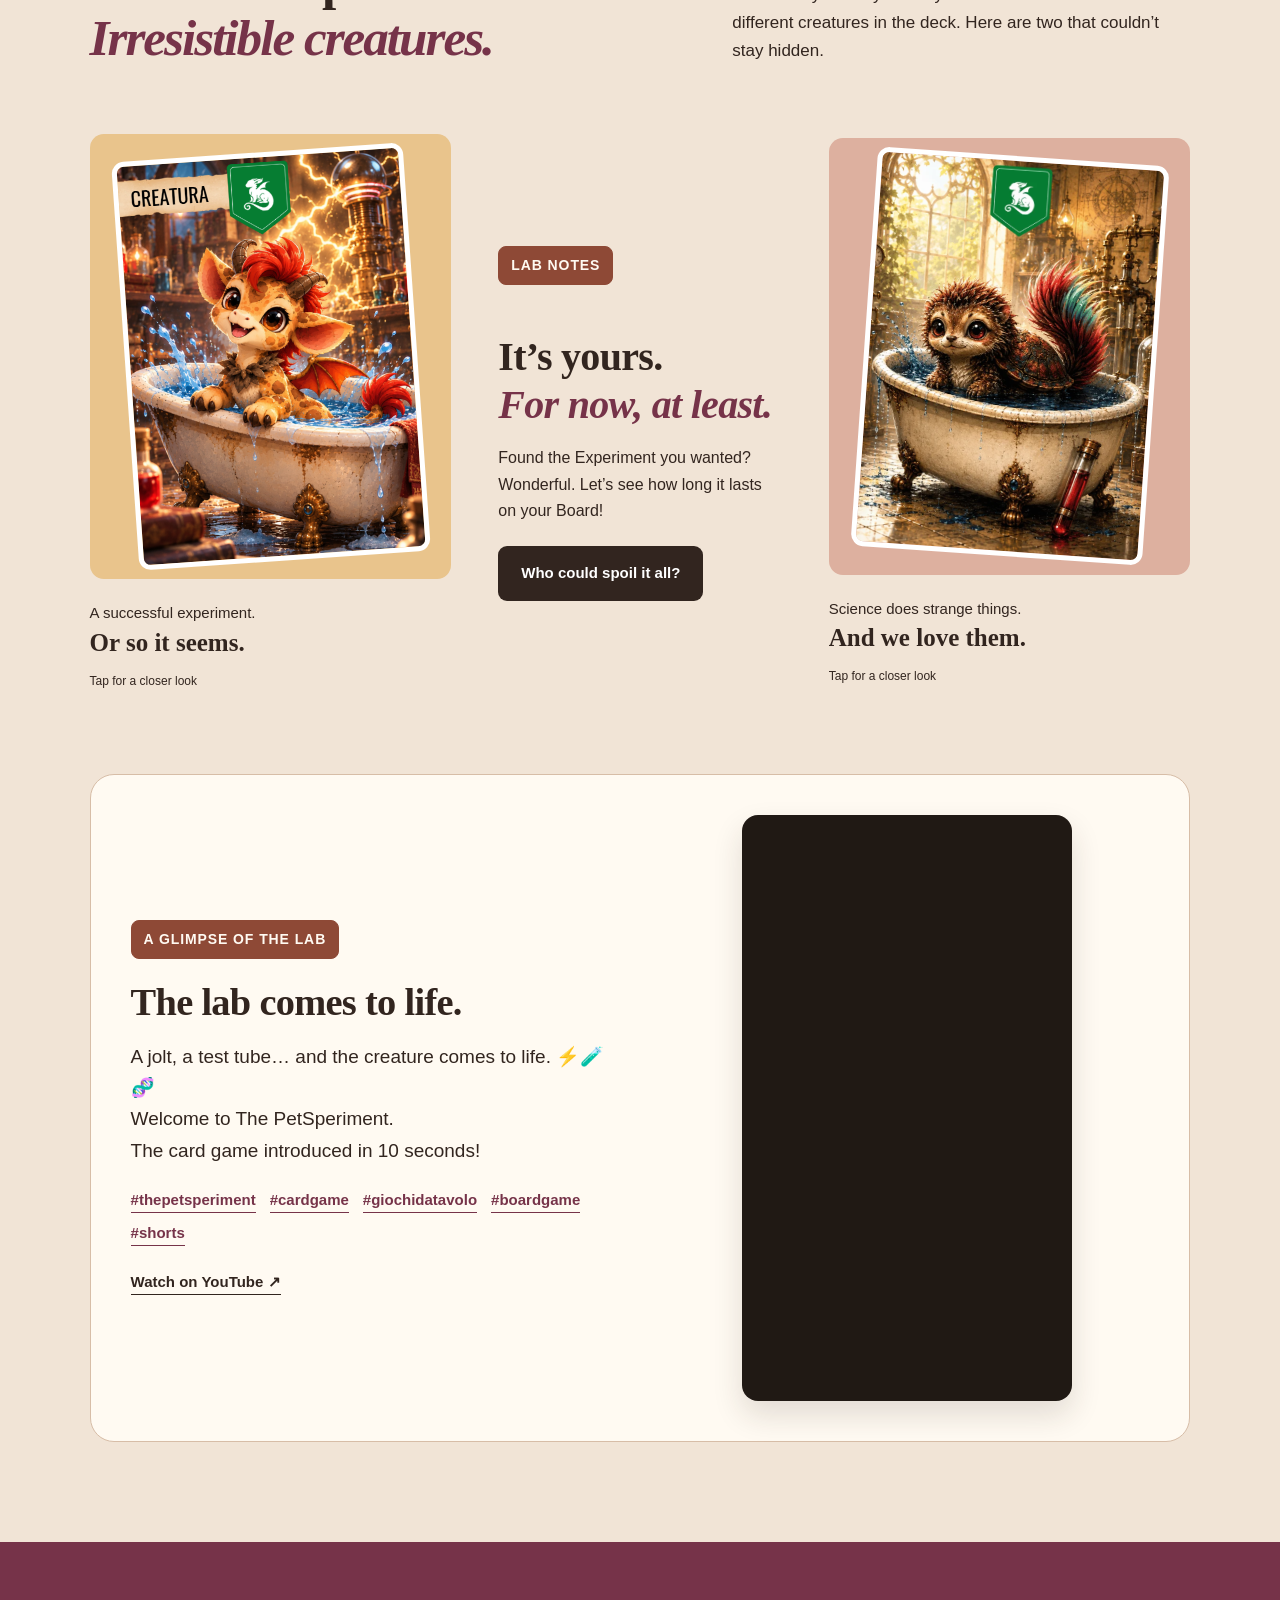
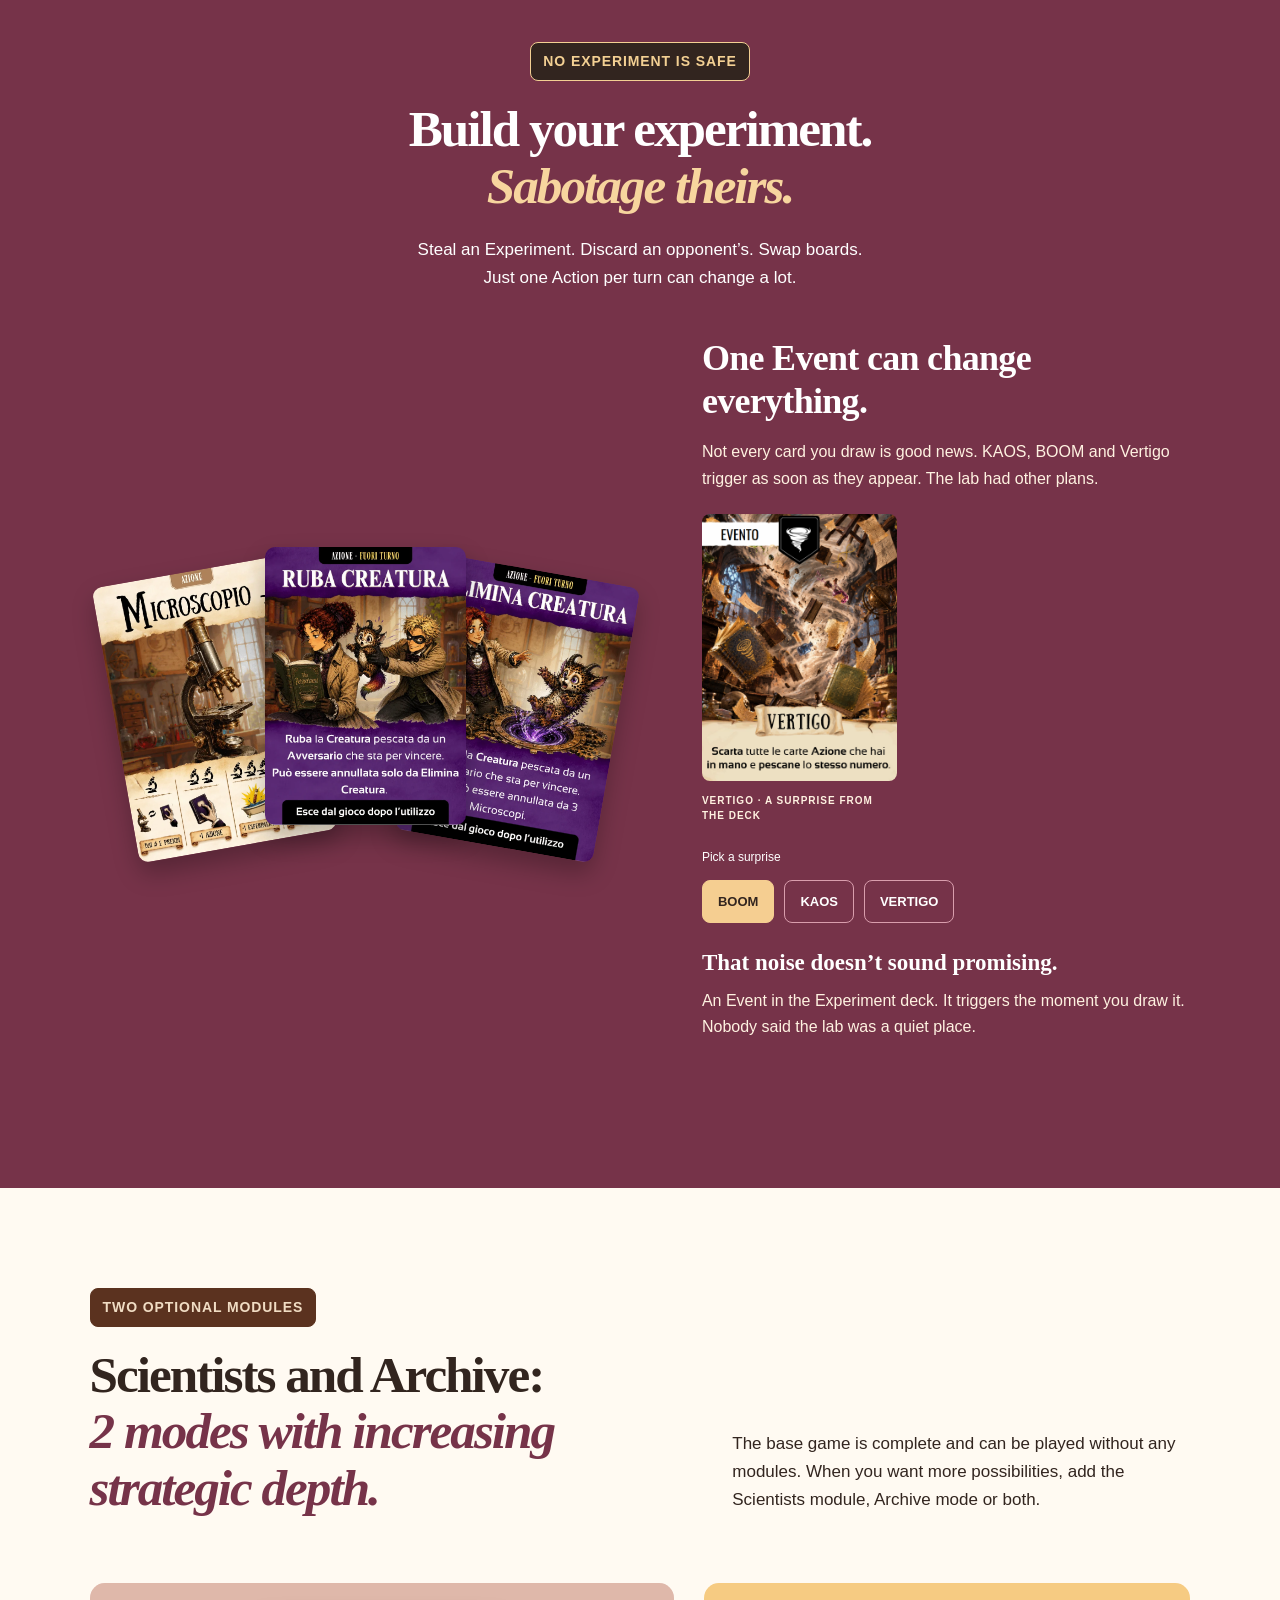
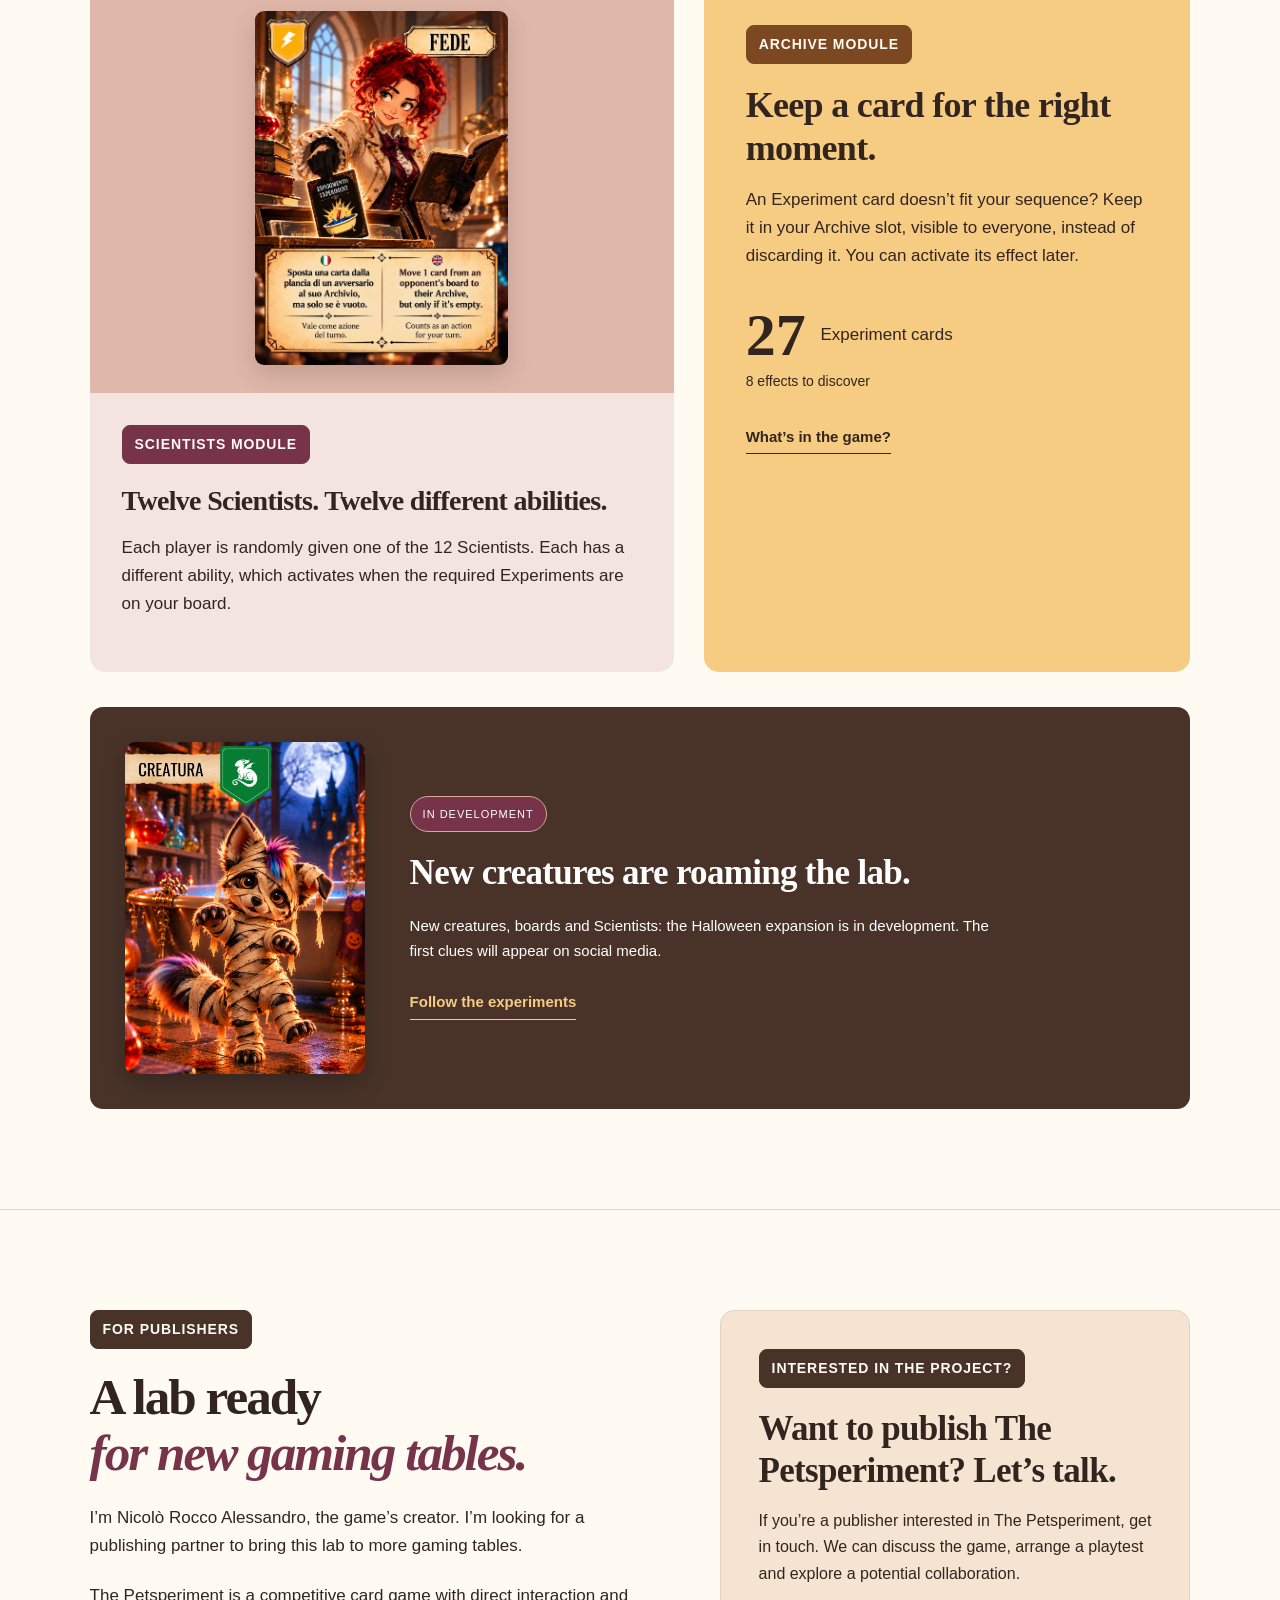
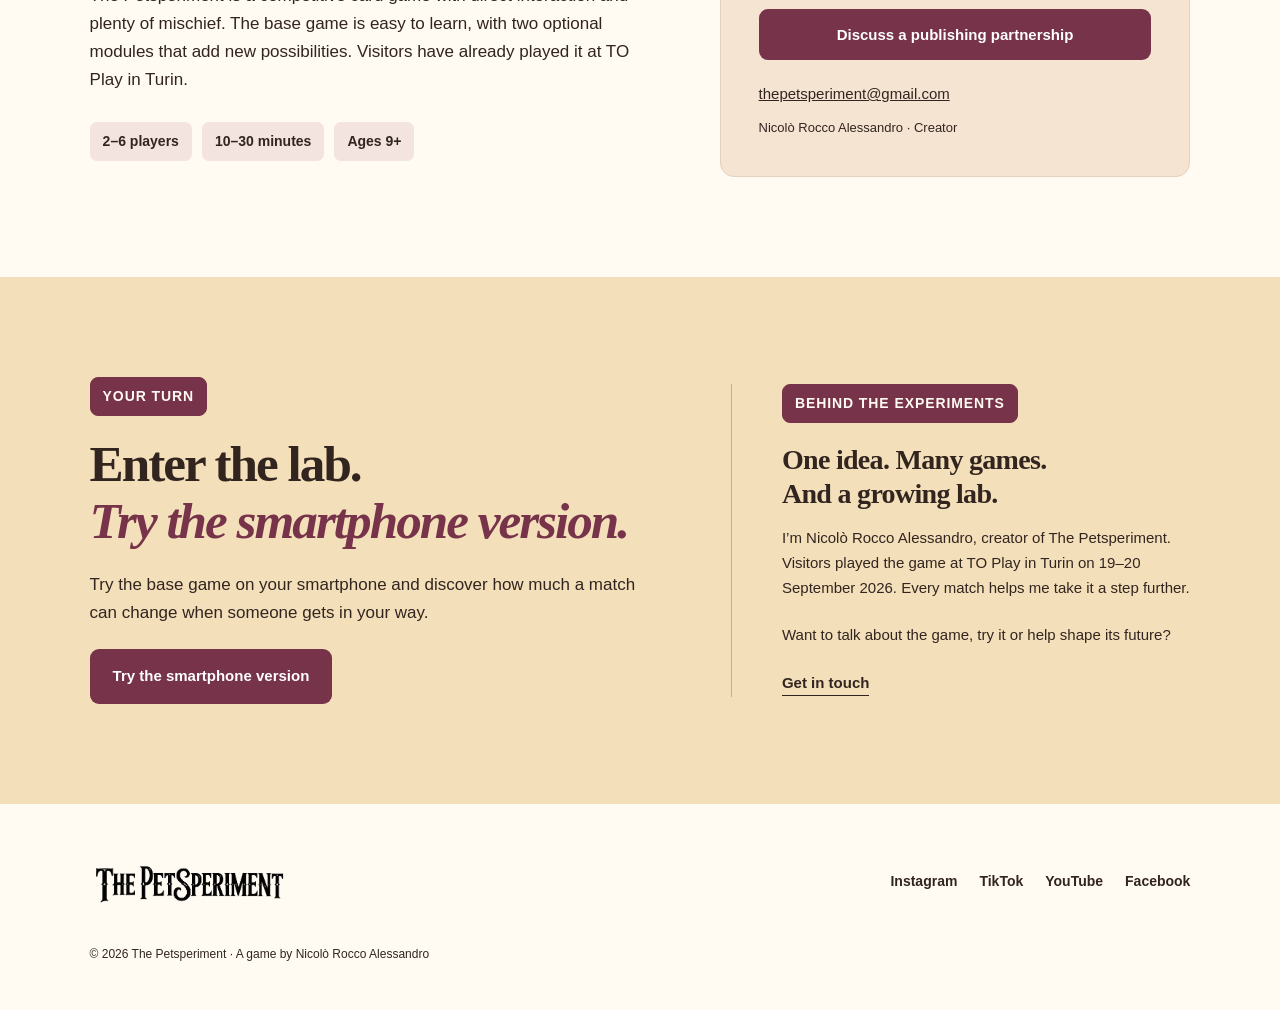
<file: index-en.html>
<!doctype html><html lang="en"><head><meta charset="utf-8"><meta name="viewport" content="width=device-width,initial-scale=1"><title>The Petsperiment | Card Game for 2–6 Players</title>
<meta name="description" content="Bring your creature to life and sabotage your friends' experiments! Discover The Petsperiment: a card game for 2–6 players, ages 9+. Play in 10–30 minutes.">
<meta name="robots" content="index, follow, max-image-preview:large">
<link rel="canonical" href="https://thepetsperiment.netlify.app/index-en.html">
<link rel="alternate" hreflang="it" href="https://thepetsperiment.netlify.app/">
<link rel="alternate" hreflang="en" href="https://thepetsperiment.netlify.app/index-en.html">
<link rel="alternate" hreflang="x-default" href="https://thepetsperiment.netlify.app/">
<meta property="og:type" content="website">
<meta property="og:site_name" content="The Petsperiment">
<meta property="og:title" content="The Petsperiment | Card Game for 2–6 Players">
<meta property="og:description" content="Bring your creature to life and sabotage your friends' experiments! Discover The Petsperiment: a card game for 2–6 players, ages 9+. Play in 10–30 minutes.">
<meta property="og:url" content="https://thepetsperiment.netlify.app/index-en.html">
<meta property="og:locale" content="en_US">
<meta property="og:locale:alternate" content="it_IT">
<meta property="og:image" content="https://thepetsperiment.netlify.app/assets/hero-english.png">
<meta property="og:image:secure_url" content="https://thepetsperiment.netlify.app/assets/hero-english.png">
<meta property="og:image:type" content="image/png">
<meta property="og:image:alt" content="The Petsperiment scientists: no experiment is safe">
<meta name="twitter:card" content="summary_large_image">
<meta name="twitter:title" content="The Petsperiment | Card Game for 2–6 Players">
<meta name="twitter:description" content="Bring your creature to life and sabotage your friends' experiments! Discover The Petsperiment: a card game for 2–6 players, ages 9+. Play in 10–30 minutes.">
<meta name="twitter:image" content="https://thepetsperiment.netlify.app/assets/hero-english.png">
<meta name="twitter:image:alt" content="The Petsperiment scientists: no experiment is safe">
<script type="application/ld+json">
{
  "@context": "https://schema.org",
  "@graph": [
    {
      "@type": "WebSite",
      "@id": "https://thepetsperiment.netlify.app/#website",
      "url": "https://thepetsperiment.netlify.app/",
      "name": "The Petsperiment",
      "inLanguage": [
        "it",
        "en"
      ]
    },
    {
      "@type": "Person",
      "@id": "https://thepetsperiment.netlify.app/#author",
      "name": "Nicolò Rocco Alessandro"
    },
    {
      "@type": "Game",
      "@id": "https://thepetsperiment.netlify.app/#game",
      "name": "The Petsperiment",
      "url": "https://thepetsperiment.netlify.app/",
      "description": "Bring your creature to life and sabotage your friends' experiments! Discover The Petsperiment: a card game for 2–6 players, ages 9+. Play in 10–30 minutes.",
      "image": "https://thepetsperiment.netlify.app/assets/hero-english.png",
      "genre": [
        "Card game",
        "Board game",
        "Party game"
      ],
      "numberOfPlayers": {
        "@type": "QuantitativeValue",
        "minValue": 2,
        "maxValue": 6
      },
      "typicalAgeRange": "9-",
      "inLanguage": [
        "it",
        "en"
      ],
      "creator": {
        "@id": "https://thepetsperiment.netlify.app/#author"
      },
      "sameAs": [
        "https://www.instagram.com/thepetsperiment/",
        "https://www.tiktok.com/@thepetsperiment",
        "https://www.youtube.com/@ThePetsperiment",
        "https://www.facebook.com/thepetsperiment"
      ]
    },
    {
      "@type": "WebPage",
      "@id": "https://thepetsperiment.netlify.app/index-en.html#webpage",
      "url": "https://thepetsperiment.netlify.app/index-en.html",
      "name": "The Petsperiment | Card Game for 2–6 Players",
      "description": "Bring your creature to life and sabotage your friends' experiments! Discover The Petsperiment: a card game for 2–6 players, ages 9+. Play in 10–30 minutes.",
      "inLanguage": "en",
      "isPartOf": {
        "@id": "https://thepetsperiment.netlify.app/#website"
      },
      "about": {
        "@id": "https://thepetsperiment.netlify.app/#game"
      },
      "primaryImageOfPage": {
        "@type": "ImageObject",
        "url": "https://thepetsperiment.netlify.app/assets/hero-english.png"
      }
    }
  ]
}
</script><meta name="theme-color" content="#522696"><link rel="icon" href="assets/favicon.svg"><link rel="stylesheet" href="style.css"><script src="script.js" defer></script></head><body>
<header><a class="brand" href="#inizio" aria-label="The Petsperiment, home"><img class="brand-logo" src="assets/petsperiment-wordmark.png" alt="The Petsperiment" width="2172" height="724"></a><nav aria-label="Main navigation"><a href="#gioco">The game</a><a href="#creature">The creatures</a><a href="#laboratorio">More chaos?</a><a href="#editori">Publishers</a><a class="navplay" href="https://thepetsperiment.rokkonick.workers.dev" target="_blank" rel="noopener">Play online</a></nav><div class="header-controls"><div class="language-switch" aria-label="Website language"><a href="index.html" lang="it" aria-label="Versione italiana">IT</a><span aria-current="page">EN</span></div><button class="menu" aria-expanded="false" aria-label="Open menu">Menu</button></div></header>
<main><section class="hero" id="inizio"><div class="hero-copy"><span class="eyebrow">RUTHLESS SCIENTISTS WANTED</span><h1>Bring your creature to life.<br><em>Before someone ruins everything.</em></h1><p>Bring your creature to life before anyone else.<br>Easy? Sure. Until your friends get their paws involved.</p><div class="ctas"><a class="button purple" href="#gioco">Step into the lab</a><a class="textlink" href="#creature">Show me the creatures</a></div><div class="stats"><span><b>2–6</b> players</span><span><b>10–30</b> minutes</span><span><b>9+</b> years</span></div></div><div class="hero-art"><img class="scientists" src="assets/hero-english.png" alt="The two scientists of The Petsperiment with their potions: No experiment is safe" fetchpriority="high" width="611" height="800"></div></section>
<div class="ribbon" role="region" aria-label="The Petsperiment in four phrases"><div class="ribbon-window"><div class="ribbon-track"><div class="ribbon-group"><span>ADORABLE CREATURES</span><span>✳</span><span>UNLIKELY EXPERIMENTS</span><span>✳</span><span>SUSPICIOUS FRIENDS</span><span>✳</span><span>WONDERFUL CHAOS</span><span>✳</span></div><div class="ribbon-group" aria-hidden="true"><span>ADORABLE CREATURES</span><span>✳</span><span>UNLIKELY EXPERIMENTS</span><span>✳</span><span>SUSPICIOUS FRIENDS</span><span>✳</span><span>WONDERFUL CHAOS</span><span>✳</span></div></div></div><button type="button" class="ribbon-pause" aria-label="Pause scrolling" aria-pressed="false">Ⅱ</button></div>
<section class="intro section" id="gioco"><div class="section-top"><div><span class="eyebrow">YOUR PLAN IS BRILLIANT. ALMOST.</span><h2>Complete your experiment.<br><em>Survive your friends.</em></h2></div><p>In The Petsperiment, everyone can see your experiment taking shape. While you’re planning your victory, someone else is already planning your next setback.</p></div><div class="journey"><article><span class="step">01 / GET READY</span><h3>Every scientist has a goal.</h3><p>Take a board and choose your target Creature. You have a sequence to complete and four Action cards to get you started.</p></article><article><span class="step">02 / BUILD</span><h3>Three experiments. In the right order.</h3><p>Draw an Experiment. If it matches the next Experiment required by your sequence, place it. Then draw an Action and decide whether to play one or pass.</p></article><article><span class="step">03 / CREATE</span><h3>Complete your board and claim victory.</h3><p>Complete the three Experiments and add a Creature. Is it your target? You win. Is it a different one? Your opponents can still react.</p></article></div><div class="experiment-showcase"><div><span class="eyebrow">THE EXPERIMENT CARDS</span><h3>Three experiments to bring your creature to life.</h3><p>Collect the three Experiments in the order on your board. Here’s a closer look at the new artwork.</p><p class="archive-effect">Archive effect: instead of drawing an Experiment, move this Experiment from your Archive to your board.</p></div><div class="experiment-carousel" role="region" aria-label="Experiment card gallery"><button class="experiment-stage" data-zoom="assets/experiment-blue.png" data-caption="Archive effect: instead of drawing an Experiment, move this Experiment from your Archive to your board." aria-label="Enlarge the displayed Experiment card"><img class="experiment-slide active" src="assets/experiment-blue.png" alt="Experiment card: Blue" aria-hidden="false" width="456" height="637" loading="lazy"><img class="experiment-slide" src="assets/experiment-red.png" alt="Experiment card: Red" aria-hidden="true" width="456" height="637" loading="lazy"><img class="experiment-slide" src="assets/experiment-yellow.png" alt="Experiment card: Yellow" aria-hidden="true" width="456" height="637" loading="lazy"></button><div class="slide-controls"><button type="button" class="slide-select" data-slide="0" aria-label="Show Blue" aria-current="true">Blue</button><button type="button" class="slide-select" data-slide="1" aria-label="Show Red" aria-current="false">Red</button><button type="button" class="slide-select" data-slide="2" aria-label="Show Yellow" aria-current="false">Yellow</button><button class="slide-pause" type="button" aria-pressed="false">Pause</button></div><small>Tap a card for a closer look</small></div></div><div class="board-feature"><div><span class="eyebrow">FOUR SLOTS TO VICTORY</span><h3>Everyone can see your experiment.</h3><p>Six possible sequences. One board per player. And that moment when everyone realises you’re one step away from winning.</p><button class="textlink" data-dialog="rules">Show me the rules</button></div><button class="image-button" data-zoom="assets/plancia-1.webp" data-caption="One of the six boards: three Experiments in sequence and a Creature slot." aria-label="Enlarge the board"><img src="assets/plancia-1.webp" alt="Original The Petsperiment board" loading="lazy"></button></div><figure class="real-game"><figcaption><span class="eyebrow">THE GAME ON THE TABLE</span><p>Boards, Experiment and Action decks, Creatures and Scientists: a real photo of the game.</p><small>Tap the photo for a closer look.</small></figcaption><button type="button" class="image-button real-game-image" data-zoom="assets/game-table-corrected.jpg" data-caption="Boards, Experiment and Action decks, Creatures and Scientists: a real photo of the game." aria-label="Enlarge the photo of the game"><img src="assets/game-table-corrected.jpg" alt="Boards, Experiment and Action decks, Creatures and Scientists: a real photo of the game." loading="lazy" width="1320" height="720"></button></figure></section>
<section class="creatures section" id="creature"><div class="section-top"><div><span class="eyebrow">SCIENTIFICALLY IRRESISTIBLE RESULTS</span><h2>Unstable experiments.<br><em>Irresistible creatures.</em></h2></div><p>Innocent eyes. Very unlikely combinations. There are seven different creatures in the deck. Here are two that couldn’t stay hidden.</p></div><div class="creature-gallery"><button class="creature" data-zoom="assets/creature-new.png" data-caption="One of the seven creatures in the game. Adorable. Even when someone steals it."><div class="creature-image"><img src="assets/creature-new.png" alt="Hybrid creature with giraffe spots, a red mane and little wings" loading="lazy" width="452" height="641"></div><span>A successful experiment.<b>Or so it seems.</b><small>Tap for a closer look</small></span></button><div class="creature-note"><span>LAB NOTES</span><h3>It’s yours.<br><em>For now, at least.</em></h3><p>Found the Experiment you wanted? Wonderful. Let’s see how long it lasts on your Board!</p><a class="button dark" href="#caos">Who could spoil it all?</a></div><button class="creature second" data-zoom="assets/186.webp" data-caption="Another original The Petsperiment creature. The lab still has more secrets."><div class="creature-image"><img src="assets/186.webp" alt="Second original The Petsperiment creature" loading="lazy" width="665" height="923"></div><span>Science does strange things.<b>And we love them.</b><small>Tap for a closer look</small></span></button></div><div class="video-showcase"><div class="video-copy"><span class="eyebrow">A GLIMPSE OF THE LAB</span><h3>The lab comes to life.</h3><p>A jolt, a test tube… and the creature comes to life. ⚡🧪🧬<br>Welcome to The PetSperiment.<br>The card game introduced in 10 seconds!</p><p class="video-hashtags"><a href="https://www.youtube.com/hashtag/thepetsperiment/shorts" target="_blank" rel="noopener">#thepetsperiment</a> <a href="https://www.youtube.com/hashtag/cardgame/shorts" target="_blank" rel="noopener">#cardgame</a> <a href="https://www.youtube.com/hashtag/giochidatavolo/shorts" target="_blank" rel="noopener">#giochidatavolo</a> <a href="https://www.youtube.com/hashtag/boardgame/shorts" target="_blank" rel="noopener">#boardgame</a> <a href="https://www.youtube.com/hashtag/shorts/shorts" target="_blank" rel="noopener">#shorts</a></p><a class="textlink" href="https://www.youtube.com/shorts/vLFKOqH3zpM" target="_blank" rel="noopener">Watch on YouTube ↗</a></div><div class="video-frame"><iframe src="https://www.youtube-nocookie.com/embed/vLFKOqH3zpM" title="The Petsperiment animation — YouTube Shorts" width="360" height="640" loading="lazy" referrerpolicy="strict-origin-when-cross-origin" allow="accelerometer; autoplay; clipboard-write; encrypted-media; gyroscope; picture-in-picture; web-share" allowfullscreen></iframe></div></div></section>
<section class="chaos section" id="caos"><div class="chaos-heading"><span class="eyebrow">NO EXPERIMENT IS SAFE</span><h2>Build your experiment.<br><em>Sabotage theirs.</em></h2><p>Steal an Experiment. Discard an opponent’s. Swap boards.<br>Just one Action per turn can change a lot.</p></div><div class="chaos-grid"><div class="card-fan"><button data-zoom="assets/18x.webp" data-caption="Microscope: four different uses and a defence. One card, many possibilities." aria-label="View the Microscope card"><img src="assets/18x.webp" alt="Microscope card" loading="lazy"></button><button data-zoom="assets/1x-2.webp" data-caption="Steal Creature: a purple Action played out of turn when an opponent is about to win. It leaves the game after use." aria-label="View the Steal Creature card"><img src="assets/1x-2.webp" alt="Steal Creature card" loading="lazy"></button><button data-zoom="assets/1x.webp" data-caption="Discard Creature: an out-of-turn purple Action that can stop a victory. It leaves the game after use." aria-label="View the Discard Creature card"><img src="assets/1x.webp" alt="Discard Creature card" loading="lazy"></button></div><div class="chaos-aside"><h3>One Event can change everything.</h3><p>Not every card you draw is good news. KAOS, BOOM and Vertigo trigger as soon as they appear. The lab had other plans.</p><button class="event-preview" data-zoom="assets/vertigo-event.png" data-caption="Vertigo: discard all the Action cards in your hand, then draw the same number." aria-label="Enlarge the Vertigo Event card"><img src="assets/vertigo-event.png" alt="Vertigo Event card" width="462" height="632" loading="lazy"><span>VERTIGO · A SURPRISE FROM THE DECK</span></button><span class="hint">Pick a surprise</span><div class="event-tabs" role="tablist" aria-label="Event cards"><button role="tab" aria-selected="true" aria-controls="event-text" id="tab-boom" data-event="boom">BOOM</button><button role="tab" aria-selected="false" aria-controls="event-text" id="tab-kaos" data-event="kaos" tabindex="-1">KAOS</button><button role="tab" aria-selected="false" aria-controls="event-text" id="tab-vertigo" data-event="vertigo" tabindex="-1">VERTIGO</button></div><div id="event-text" role="tabpanel" aria-labelledby="tab-boom" aria-live="polite"><h4>That noise doesn’t sound promising.</h4><p>An Event in the Experiment deck. It triggers the moment you draw it. Nobody said the lab was a quiet place.</p></div></div></div></section>
<section class="section modules" id="laboratorio"><div class="section-top"><div><span class="eyebrow">TWO OPTIONAL MODULES</span><h2>Scientists and Archive:<br><em>2 modes with increasing strategic depth.</em></h2></div><p>The base game is complete and can be played without any modules. When you want more possibilities, add the Scientists module, Archive mode or both.</p></div><div class="module-grid"><article class="scientist-module"><div class="module-images"><button data-zoom="assets/fede-bilingual.png" data-caption="Fede, one of the twelve Scientists. Her new card shows her ability in Italian and English." aria-label="Enlarge Fede’s bilingual card"><img src="assets/fede-bilingual.png" alt="Scientist Fede: card with her ability in Italian and English" loading="lazy" width="1061" height="1482"></button></div><div><span class="eyebrow">SCIENTISTS MODULE</span><h3>Twelve Scientists. Twelve different abilities.</h3><p>Each player is randomly given one of the 12 Scientists. Each has a different ability, which activates when the required Experiments are on your board.</p></div></article><article class="archive-module"><span class="eyebrow">ARCHIVE MODULE</span><h3>Keep a card for the right moment.</h3><p>An Experiment card doesn’t fit your sequence? Keep it in your Archive slot, visible to everyone, instead of discarding it. You can activate its effect later.</p><p class="archive-number"><b>27</b> Experiment cards <span>8 effects to discover</span></p><button class="textlink" data-dialog="components">What’s in the game?</button></article></div><aside class="halloween"><button class="halloween-preview" data-zoom="assets/halloween-preview.png" data-caption="A preview of the new creatures in the Halloween expansion, still in development." aria-label="Enlarge the Halloween creature"><img src="assets/halloween-preview.png" alt="An adorable mummy creature from the Halloween expansion" width="460" height="637" loading="lazy"></button><div class="halloween-copy"><span class="pill">IN DEVELOPMENT</span><h3>New creatures are roaming the lab.</h3><p>New creatures, boards and Scientists: the Halloween expansion is in development. The first clues will appear on social media.</p><a class="textlink" href="https://www.instagram.com/thepetsperiment/" target="_blank" rel="noopener">Follow the experiments</a></div></aside></section>
<section class="section publishers" id="editori" aria-labelledby="publisher-title"><div class="publisher-copy"><span class="eyebrow">FOR PUBLISHERS</span><h2 id="publisher-title">A lab ready<br><em>for new gaming tables.</em></h2><p>I’m Nicolò Rocco Alessandro, the game’s creator. I’m looking for a publishing partner to bring this lab to more gaming tables.</p><p>The Petsperiment is a competitive card game with direct interaction and plenty of mischief. The base game is easy to learn, with two optional modules that add new possibilities. Visitors have already played it at TO Play in Turin.</p><div class="publisher-facts"><span>2–6 players</span><span>10–30 minutes</span><span>Ages 9+</span></div></div><div class="publisher-contact"><span class="eyebrow">INTERESTED IN THE PROJECT?</span><h3>Want to publish The Petsperiment? Let’s talk.</h3><p>If you’re a publisher interested in The Petsperiment, get in touch. We can discuss the game, arrange a playtest and explore a potential collaboration.</p><a class="button purple" href="mailto:thepetsperiment@gmail.com?subject=Publishing%20partnership%20%E2%80%94%20The%20Petsperiment">Discuss a publishing partnership</a><a class="publisher-email" href="mailto:thepetsperiment@gmail.com">thepetsperiment@gmail.com</a><span class="publisher-signature">Nicolò Rocco Alessandro · Creator</span></div></section>
<section class="final section" id="prova"><div><span class="eyebrow">YOUR TURN</span><h2>Enter the lab.<br><em>Try the smartphone version.</em></h2><p>Try the base game on your smartphone and discover how much a match can change when someone gets in your way.</p><a class="button purple" href="https://thepetsperiment.rokkonick.workers.dev" target="_blank" rel="noopener">Try the smartphone version</a></div><div class="author"><span class="eyebrow">BEHIND THE EXPERIMENTS</span><h3>One idea. Many games.<br>And a growing lab.</h3><p>I’m Nicolò Rocco Alessandro, creator of The Petsperiment. Visitors played the game at TO Play in Turin on 19–20 September 2026. Every match helps me take it a step further.</p><p>Want to talk about the game, try it or help shape its future?</p><a class="textlink" href="mailto:thepetsperiment@gmail.com">Get in touch</a></div></section></main>
<footer><a class="brand" href="#inizio"><img class="brand-logo" src="assets/petsperiment-wordmark.png" alt="The Petsperiment" width="2172" height="724"></a><div class="social"><a href="https://www.instagram.com/thepetsperiment/" target="_blank" rel="noopener">Instagram</a><a href="https://www.tiktok.com/@thepetsperiment" target="_blank" rel="noopener">TikTok</a><a href="https://www.youtube.com/@ThePetsperiment" target="_blank" rel="noopener">YouTube</a><a href="https://www.facebook.com/thepetsperiment" target="_blank" rel="noopener">Facebook</a></div><p>© 2026 The Petsperiment · A game by Nicolò Rocco Alessandro</p></footer>
<dialog id="zoom"><button class="close" aria-label="Close preview">Close ×</button><img alt=""><p></p></dialog>
<dialog id="rules"><button class="close" aria-label="Close rules">Close ×</button><span class="eyebrow">BEFORE YOU ENTER THE LAB</span><h2>How to play The Petsperiment.</h2><h3>Get ready</h3><p>Each player gets a board, chooses a target Creature and starts with 4 Action cards. Everyone can see the Experiment sequence on each board.</p><h3>Your turn</h3><ol><li>Draw an Experiment: if it matches the next Experiment required by your sequence, place it; otherwise discard it. Events trigger immediately.</li><li>Draw an Action card.</li><li>Play one Action or pass. You can have at most 7 cards in your hand at the end of your turn.</li></ol><h3>How to win</h3><p>Complete the three Experiments in the order shown on your board and place a Creature. Your target Creature wins immediately. A different Creature opens a reaction window: the others can still intervene, including in a chain of reactions.</p><h3>The exceptions that cause chaos</h3><p>Steal Creature and Discard Creature are played out of turn when an opponent is about to win. Reverse is played at the start of your own turn and reverses its phases. There is only one copy of each of the three purple Actions, and they leave the game after use.</p><p>The Microscope has four different uses plus a defence. The Scientists and Archive modules are optional and can be added separately or together.</p></dialog>
<dialog id="components"><button class="close" aria-label="Close components">Close ×</button><span class="eyebrow">INSIDE THE LAB</span><h2>Inside the box.</h2><p>The base game has 82 cards and 6 boards. The Scientists module adds 12 cards, bringing the total to 94.</p><h3>Experiment deck · 37 cards</h3><table><thead><tr><th>Card</th><th>Quantity</th></tr></thead><tbody><tr><td>Red / Yellow / Blue</td><td>9 of each Experiment type</td></tr><tr><td>Different Creatures</td><td>7</td></tr><tr><td>KAOS / BOOM / Vertigo</td><td>1 of each</td></tr></tbody></table><h3>Action deck · 45 cards</h3><table><thead><tr><th>Card</th><th>Quantity</th></tr></thead><tbody><tr><td>Microscope</td><td>18</td></tr><tr><td>Discard Experiment</td><td>4</td></tr><tr><td>Steal Experiment</td><td>4</td></tr><tr><td>Skip Turn</td><td>4</td></tr><tr><td>Skip Draw</td><td>4</td></tr><tr><td>Swap</td><td>4</td></tr><tr><td>Draw Experiment</td><td>4</td></tr><tr><td>Steal Creature / Discard Creature / Reverse</td><td>1 of each</td></tr></tbody></table><p>Archive mode uses the 27 Experiment cards with their icons: 8 types of effect, without adding another deck.</p></dialog>
</body></html>
</file>
<file: style.css>
:root{--ink:#32251f;--purple:#763349;--lime:#f3d093;--paper:#fffaf2;--yellow:#f6cb82;--line:#e3d2bf}*{box-sizing:border-box}html{scroll-behavior:smooth;scroll-padding-top:100px}body{margin:0;background:var(--paper);color:var(--ink);font:17px/1.65 'Trebuchet MS',Arial,sans-serif}button,a{-webkit-tap-highlight-color:transparent}a{color:inherit;text-decoration:none}button{font:inherit;color:inherit;cursor:pointer}button:focus-visible,a:focus-visible,summary:focus-visible{outline:3px solid #b34e28;outline-offset:5px}header{height:96px;padding:0 5%;display:flex;align-items:center;justify-content:space-between;border-bottom:1px solid var(--line);background:var(--paper);position:sticky;top:0;z-index:20}.brand{font-size:14px;line-height:1.15;display:block}.brand strong{display:block;font:bold 28px Georgia,serif;letter-spacing:-1.3px}.brand span{color:var(--purple);margin-left:5px}nav{display:flex;gap:30px;align-items:center;font-size:15px;font-weight:bold}.navplay{border:1px solid var(--ink);border-radius:9px;padding:10px 18px}.menu{display:none}.hero{display:grid;grid-template-columns:1fr 1fr;min-height:650px}.hero-copy{padding:65px 6% 45px 10%;align-self:center}.eyebrow{display:block;font-size:12px;font-weight:bold;letter-spacing:1.8px;line-height:1.5;margin-bottom:20px}h1,h2,h3,h4,p{margin-top:0}h1{font:700 clamp(48px,4.8vw,76px)/1.06 Georgia,serif;letter-spacing:-3px;margin-bottom:25px}em{color:var(--purple);font-style:italic}p{max-width:580px;margin-bottom:22px}h2{font:700 clamp(38px,4vw,58px)/1.1 Georgia,serif;letter-spacing:-2px;margin-bottom:22px}h3{font:700 28px/1.2 Georgia,serif;letter-spacing:-.7px;margin-bottom:16px}h4{font:700 23px/1.3 Georgia,serif}.ctas{display:flex;gap:22px;align-items:center;flex-wrap:wrap}.button{padding:15px 23px;border-radius:9px;font-weight:bold;display:inline-flex;justify-content:center;font-size:15px;transition:transform .2s,box-shadow .2s}.button:hover{transform:translateY(-3px);box-shadow:0 5px 0 #32251f30}.purple{background:var(--purple);color:white}.dark{background:var(--ink);color:white}.textlink{border:0;border-bottom:1px solid currentColor;padding:0 0 4px;background:none;font-size:15px;font-weight:bold}.stats{display:flex;gap:30px;margin-top:40px;font-size:13px}.stats b{display:block;font-size:25px;line-height:1.3}.hero-art{position:relative;background:var(--lime);min-width:0;overflow:hidden;margin:22px 22px 22px 0;border-radius:14px}.scientists{position:absolute;width:100%;height:100%;object-fit:cover;object-position:45% center;opacity:1}.hero-art:after{content:'';position:absolute;inset:0;border:12px solid var(--lime);border-radius:14px;pointer-events:none}.sticker{position:absolute;z-index:2;right:24px;top:25px;background:var(--yellow);border:2px solid var(--ink);box-shadow:4px 4px 0 var(--ink);padding:19px 24px;font:italic 26px/1.1 Georgia,serif;transform:rotate(7deg);border-radius:50%}.hero-card{position:absolute;z-index:1;width:30%;max-height:46%;object-fit:contain;left:20px;bottom:38px;transform:rotate(-9deg);border:5px solid white;border-radius:12px;box-shadow:8px 12px 0 #0004}.art-caption{position:absolute;bottom:0;z-index:3;background:var(--lime);width:100%;text-align:center;font-size:10px;font-weight:bold;letter-spacing:2px;padding:12px}.ribbon{display:flex;justify-content:space-around;align-items:center;gap:25px;padding:21px;background:var(--purple);color:white;font-size:12px;font-weight:bold;letter-spacing:1.3px;overflow:hidden}.ribbon span{white-space:nowrap}.ribbon span:nth-child(even){color:var(--lime);font-size:22px}.section{padding:100px 7%;scroll-margin-top:10px}.section-top{display:grid;grid-template-columns:1.25fr 1fr;gap:70px;align-items:end;margin-bottom:45px}.section-top>p{margin-bottom:24px;max-width:450px}.journey{display:grid;grid-template-columns:repeat(3,1fr);gap:20px}.journey article{padding:32px;border-radius:13px;background:#f5e4d2}.journey article:nth-child(2){background:#f6d09a}.journey article:nth-child(3){background:#eadbd0}.step{font-size:12px;font-weight:bold;letter-spacing:1.3px;display:block;margin-bottom:32px}.journey p{font-size:16px;margin:0}.board-feature{margin-top:65px;display:grid;grid-template-columns:1fr 1.2fr;gap:65px;align-items:center}.image-button{padding:0;border:0;background:transparent}.image-button img{width:100%;display:block;border-radius:12px;transition:transform .2s}.image-button:hover img{transform:rotate(-2deg)}.creatures{background:#f1e4d6}.creature-gallery{display:grid;grid-template-columns:1fr .85fr 1fr;gap:35px;align-items:center}.creature{padding:0;background:transparent;border:0;text-align:left}.creature-image{padding:18px 35px;background:#f3d093;border-radius:14px;overflow:hidden}.creature-image img{width:100%;height:auto;display:block;border:5px solid white;border-radius:12px;transform:rotate(-4deg);transition:transform .25s}.creature:hover img{transform:rotate(0) scale(1.025)}.second .creature-image{background:#dca697}.second img{transform:rotate(4deg)}.creature>span{display:block;padding:22px 0;font-size:15px}.creature b{display:block;font:700 25px/1.35 Georgia,serif}.creature small{display:block;font-size:12px;margin-top:12px}.creature-note{padding:25px 12px}.creature-note>span{font-size:11px;font-weight:bold;letter-spacing:1.5px}.creature-note h3{font-size:40px;margin-top:28px}.creature-note p{font-size:16px}.chaos{background:var(--purple);color:white}.chaos em{color:var(--lime)}.chaos-heading{text-align:center}.chaos-heading p{margin:0 auto 45px;max-width:700px}.chaos-grid{display:grid;grid-template-columns:1.1fr 1fr;gap:75px;align-items:center}.card-fan{display:flex;align-items:center;padding:35px 10px 35px 25px}.card-fan button{width:40%;border:0;padding:0;background:none;flex-shrink:0;margin-left:-10%;transform:rotate(-10deg);transition:transform .2s}.card-fan button:first-child{margin-left:0}.card-fan button:nth-child(2){transform:translateY(-22px);z-index:1}.card-fan button:nth-child(3){transform:rotate(10deg)}.card-fan button:hover{transform:translateY(-40px);z-index:2}.card-fan img{width:100%;border-radius:10px;box-shadow:0 12px 24px #0004}.chaos-aside h3{font-size:36px}.chaos-aside p{font-size:16px;color:#fff2e1}.hint{font-size:12px;display:block;margin-bottom:12px}.event-tabs{display:flex;gap:10px}.event-tabs button{padding:10px 15px;border:1px solid #d99ead;border-radius:8px;background:transparent;color:white;font-size:13px;font-weight:bold}.event-tabs button[aria-selected=true]{background:var(--lime);border-color:var(--lime);color:var(--ink)}#event-text{padding:25px 0 0;min-height:165px}#event-text h4{margin-bottom:10px}.module-grid{display:grid;grid-template-columns:1.2fr 1fr;gap:30px}.scientist-module{background:#f3e4df;border-radius:15px;overflow:hidden}.module-images{display:flex;justify-content:center;gap:20px;padding:32px 30px 0;height:265px;overflow:hidden;background:#dfb8aa}.module-images button{border:0;background:none;padding:0;width:155px;transform:rotate(-6deg)}.module-images button:last-child{transform:rotate(7deg)}.module-images img{width:100%;border-radius:9px}.scientist-module>div:last-child{padding:32px}.archive-module{background:var(--yellow);border-radius:15px;padding:42px}.archive-module h3{font-size:36px}.archive-number{margin:30px 0}.archive-number b{font:700 60px Georgia,serif;vertical-align:middle;margin-right:10px}.archive-number span{display:block;font-size:14px}.halloween{margin-top:35px;display:grid;grid-template-columns:.6fr 1.2fr 1.3fr;align-items:center;gap:30px;padding:35px;background:#32251f;border-radius:13px;color:white}.halloween h3{margin:0}.halloween p{font-size:15px;margin:0}.halloween a{grid-column:3;justify-self:start;color:var(--yellow)}.pill{display:inline-block;background:var(--purple);border:1px solid #d5a995;padding:8px 12px;font-size:11px;letter-spacing:1px;border-radius:25px;justify-self:start}.final{background:var(--lime);display:grid;grid-template-columns:1.2fr 1fr;gap:90px}.author{border-left:1px solid #32251f40;padding-left:50px;align-self:center}.author p{font-size:15px}footer{padding:45px 7%;display:flex;align-items:center;justify-content:space-between;gap:25px;flex-wrap:wrap}.social{display:flex;gap:22px;font-size:14px;font-weight:bold}footer p{font-size:12px;width:100%;margin:5px 0 0;max-width:none}dialog{border:0;border-radius:15px;background:var(--paper);padding:38px;max-width:760px;width:calc(100% - 32px);max-height:90svh;color:var(--ink)}dialog::backdrop{background:#171024bf;backdrop-filter:blur(5px)}dialog h2{font-size:38px}dialog h3{font-size:24px;margin-top:30px}dialog p,dialog li{font-size:16px}.close{display:block;margin:0 0 25px auto;border:1px solid var(--line);border-radius:7px;padding:6px 12px;background:white;font-size:14px}#zoom{text-align:center;max-width:850px}#zoom img{display:block;max-width:100%;max-height:64svh;margin:auto;border-radius:8px}#zoom p{margin:20px auto 0}table{width:100%;border-collapse:collapse;font-size:15px}th,td{text-align:left;padding:12px 8px;border-bottom:1px solid var(--line)}@media(min-width:1600px){main,header,footer{max-width:1800px;margin:auto}.hero{min-height:740px}}@media(max-width:1050px){header{padding:0 4%}nav{gap:18px}.hero-copy{padding:50px 7%}h1{font-size:55px}.hero{min-height:610px}.stats{gap:20px}.section{padding:75px 5%}.section-top{gap:30px}.creature-gallery{gap:20px}.creature-note h3{font-size:32px}.creature-image{padding:15px 20px}.chaos-grid{gap:30px}.final{gap:40px}.author{padding-left:30px}.halloween{grid-template-columns:1fr 2fr}.halloween p,.halloween a{grid-column:2}}@media(max-width:740px){header{height:76px;padding:0 6%}.brand strong{font-size:25px}.menu{display:block;background:none;border:1px solid var(--line);padding:8px 13px;border-radius:7px;font-size:14px}nav{display:none;position:absolute;top:76px;left:0;right:0;background:var(--paper);padding:22px 6%;border-bottom:1px solid var(--line);flex-direction:column;align-items:stretch}nav.open{display:flex}.hero{display:flex;flex-direction:column}.hero-copy{padding:43px 6% 30px}.eyebrow{font-size:10px;letter-spacing:1.4px}h1{font-size:clamp(43px,10vw,65px);letter-spacing:-2px}.hero-copy p{font-size:16px}.ctas{gap:18px}.stats{margin-top:28px;gap:35px}.hero-art{height:370px;margin:0 15px 20px}.hero-card{width:26%;bottom:30px}.sticker{font-size:20px;padding:17px;right:20px;top:20px}.ribbon{justify-content:flex-start;padding:14px 20px;gap:20px;font-size:10px}.section{padding:58px 6%}.section-top{display:block;margin-bottom:30px}.section-top>p{margin-top:24px}h2{font-size:39px;letter-spacing:-1.4px}.journey{display:block}.journey article{padding:25px;margin-bottom:14px}.step{margin-bottom:20px}.journey h3{font-size:26px}.board-feature{display:flex;flex-direction:column;gap:30px;margin-top:40px}.creature-gallery{grid-template-columns:1fr 1fr;gap:18px}.creature-note{grid-column:1/-1;grid-row:2;padding:20px 0 0}.creature-note h3{font-size:35px}.creature-note h3 br{display:none}.creature-image{padding:10px 15px}.creature b{font-size:20px}.creature>span{font-size:13px}.creature small{font-size:11px}.chaos-heading{text-align:left}.chaos-heading h2{font-size:38px}.chaos-grid{display:block}.card-fan{padding:5px 30px 40px}.chaos-aside{margin-top:20px}.module-grid{display:block}.archive-module{margin-top:20px;padding:30px}.halloween{display:block;padding:30px}.halloween h3{margin:22px 0}.halloween p{margin-bottom:25px}.final{display:block}.author{border-left:0;border-top:1px solid #32251f40;padding:35px 0 0;margin-top:45px}footer{padding:35px 6%}.social{gap:17px;flex-wrap:wrap}dialog{padding:25px}dialog h2{font-size:32px}}@media(prefers-reduced-motion:reduce){html{scroll-behavior:auto}*,*:before,*:after{transition:none!important}}

/* Poster kept complete; warm palette follows the original artwork. */
.hero-art{aspect-ratio:1092/1441;width:84%;max-width:510px;min-height:0;align-self:center;margin:28px auto;background:#f1e4d6;border-radius:14px;box-shadow:0 14px 35px #56392320}.hero-art:after{display:none}.scientists{object-fit:contain;object-position:center}.brand-logo{display:block;width:230px;height:66px;object-fit:contain;object-position:left center}.ribbon span:nth-child(even){color:#f6cb82}.creature-image{background:#e9c48c}.second .creature-image{background:#ddb09f}.halloween{background:#493329}.final{background:#f4dfbb}.chaos{background:#763349}.chaos em{color:#f7d59e}.event-tabs button[aria-selected=true]{background:#f5ce91;border-color:#f5ce91;color:#32251f}.button:hover{box-shadow:0 5px 0 #32251f30}.author{border-color:#32251f40}@media(max-width:740px){.hero-art{height:auto;width:calc(100% - 40px);max-width:470px;margin:8px auto 28px}.brand-logo{width:195px;height:54px}}

.header-controls{display:flex;align-items:center;gap:18px}.language-switch{display:flex;gap:8px;font-size:13px;font-weight:bold;align-items:center}.language-switch a{padding:5px 7px;border-radius:5px}.language-switch a:hover{background:#f3e4df}.language-switch [aria-current]{background:#763349;color:white;padding:5px 7px;border-radius:5px}.module-images{height:410px;padding:28px;background:#dfb8aa}.module-images button{height:354px;width:auto;transform:none!important}.module-images img{height:100%;width:auto;max-width:100%;object-fit:contain;box-shadow:0 9px 25px #49332933}.halloween{grid-template-columns:240px 1fr;gap:45px;align-items:center}.halloween-preview{padding:0;border:0;background:none;line-height:0;max-width:240px}.halloween-preview img{width:100%;height:auto;border-radius:10px;box-shadow:0 8px 22px #0004}.halloween-copy{max-width:650px}.halloween-copy .pill{margin-bottom:20px}.halloween-copy h3{font-size:35px;margin:0 0 20px}.halloween-copy p{margin-bottom:25px}.halloween-copy a{display:inline-block}.hero-art:has(img[src$="hero-english.png"]){aspect-ratio:611/800}@media(max-width:1050px){nav{gap:15px}.header-controls{gap:10px}.brand-logo{width:205px}.halloween{gap:30px;grid-template-columns:190px 1fr}}@media(max-width:740px){.header-controls{gap:12px}.brand-logo{width:160px}.language-switch{gap:4px;font-size:12px}.language-switch a,.language-switch [aria-current]{padding:4px 5px}.halloween{display:grid;grid-template-columns:1fr;padding:25px}.halloween-preview{width:190px;justify-self:center}.halloween-copy h3{font-size:30px}.module-images{height:405px}.module-images button{height:350px}}@media(max-width:370px){.brand-logo{width:135px}.header-controls{gap:7px}.menu{padding:7px 9px}}

.experiment-showcase{margin-top:45px;padding:35px 45px;background:#f5e4d2;border-radius:14px;display:grid;grid-template-columns:1fr 300px;gap:60px;align-items:center}.experiment-showcase h3{font-size:34px}.archive-effect{padding:16px 18px;border-left:3px solid #b17530;background:#fffaf280;font-size:15px}.experiment-carousel{text-align:center;min-width:0}.experiment-stage{position:relative;display:block;width:250px;max-width:100%;aspect-ratio:456/637;border:0;padding:0;background:none;margin:auto}.experiment-slide{position:absolute;inset:0;width:100%;height:100%;object-fit:contain;opacity:0;transition:opacity .8s ease;pointer-events:none;border-radius:10px;box-shadow:0 10px 25px #49332925}.experiment-slide.active{opacity:1}.slide-controls{display:flex;justify-content:center;flex-wrap:wrap;gap:7px;margin:18px 0 8px}.slide-controls button{font-size:12px;font-weight:bold;padding:7px 9px;background:transparent;border:1px solid #a4866f;border-radius:6px}.slide-controls [aria-current=true]{background:#763349;color:white;border-color:#763349}.slide-controls .slide-pause{border-style:dashed}.experiment-carousel small{font-size:12px}.event-preview{display:block;max-width:195px;padding:0;border:0;background:transparent;margin:20px 0 25px;text-align:left;color:#fff2e1}.event-preview img{display:block;width:100%;height:auto;border-radius:8px}.event-preview span{display:block;font-size:10px;font-weight:bold;letter-spacing:1px;line-height:1.5;margin-top:12px}.chaos-grid{align-items:center}@media(max-width:740px){.experiment-showcase{padding:25px;grid-template-columns:1fr;gap:20px}.experiment-showcase h3{font-size:30px}.experiment-stage{width:235px}.event-preview{max-width:210px;margin:25px auto}.event-preview span{text-align:center}}

.publishers{display:grid;grid-template-columns:1.2fr 1fr;gap:65px;background:#fffaf2;border-top:1px solid #e3d2bf}.publisher-contact{background:#f5e4d2;border:1px solid #e3d2bf;padding:38px;border-radius:14px;align-self:center}.publisher-contact h3{font-size:35px}.publisher-contact p{font-size:16px}.publisher-contact .button{width:100%;text-align:center;line-height:1.4}.publisher-facts{display:flex;flex-wrap:wrap;gap:10px;margin-top:28px}.publisher-facts span{padding:8px 13px;background:#f3e4df;border-radius:7px;font-size:14px;font-weight:bold}.publisher-email{display:block;margin-top:22px;font-size:15px;text-decoration:underline;overflow-wrap:anywhere}.publisher-signature{display:block;font-size:13px;margin-top:10px}@media(max-width:980px){header nav{display:none;position:absolute;top:96px;left:0;right:0;background:var(--paper);padding:22px 6%;border-bottom:1px solid var(--line);flex-direction:column;align-items:stretch}header nav.open{display:flex}.menu{display:block;background:none;border:1px solid var(--line);padding:8px 13px;border-radius:7px;font-size:14px}.publishers{gap:30px}.publisher-contact{padding:28px}}@media(max-width:740px){header nav{top:76px}.publishers{grid-template-columns:1fr;gap:25px}.publisher-contact{padding:25px}.publisher-contact h3{font-size:30px}}

/* Clear section badges and comfortable mobile reading. */
.section .eyebrow,dialog .eyebrow,.creature-note>span{
 display:inline-flex;align-items:center;max-width:100%;padding:8px 12px;
 border:1px solid #d3b394;border-radius:8px;background:#f0dcc3;color:#5b321f;
 font-size:.875rem;line-height:1.5;letter-spacing:.065em;font-weight:700;
 margin-bottom:20px;white-space:normal;
}
.scientist-module .eyebrow,.final .eyebrow{background:#763349;border-color:#763349;color:#fffaf2}
.archive-module .eyebrow{background:#7c4821;border-color:#7c4821;color:#fffaf2}
.creatures .eyebrow,.creature-note>span{background:#8e4936;border-color:#8e4936;color:#fffaf2}
.chaos .eyebrow{background:#f3d093;border-color:#f3d093;color:#32251f}
.publishers .eyebrow{background:#493329;border-color:#493329;color:#fffaf2}
.step{display:inline-flex;padding:7px 10px;border:1px solid #a4866f;border-radius:7px;font-size:.875rem;line-height:1.5;letter-spacing:.04em}
@media(max-width:740px){
 body{font-size:1.125rem;line-height:1.7}
 main p,.hero-copy p,.journey p,.creature-note p,.chaos-aside p,.author p,.halloween p,.publisher-contact p,.archive-effect,dialog p,dialog li{font-size:1.125rem;line-height:1.7}
 .section .eyebrow,dialog .eyebrow,.creature-note>span,.step{font-size:.9375rem;letter-spacing:.045em}
 .hero-copy>.eyebrow{font-size:.875rem;line-height:1.6;letter-spacing:.065em}
 .creature-note h3{line-height:1.25;letter-spacing:-.5px}
 .creature-note h3 br{display:initial}
 .creature>span{font-size:1rem;line-height:1.65}
 .creature b{font-size:1.375rem;line-height:1.35}
 .creature small,.experiment-carousel small,.event-preview span,.hint{font-size:.875rem;line-height:1.6}
 .event-preview span{letter-spacing:.035em}
 .button,.textlink,.social,.publisher-email{font-size:1rem;line-height:1.5}
 .stats{font-size:.9375rem;gap:28px}.stats b{font-size:1.75rem}
 .archive-number span,.publisher-signature,footer p{font-size:.875rem;line-height:1.6}
 .event-tabs button,.slide-controls button{font-size:.9375rem;min-height:44px;padding:9px 12px}
 .close{font-size:1rem;min-height:44px}
 .menu{font-size:.9375rem;min-height:44px}
 dialog th,dialog td{font-size:1rem;line-height:1.5}
 .publisher-facts span,.pill{font-size:.9375rem;line-height:1.5}
}
@media(max-width:980px) and (pointer:coarse) and (prefers-reduced-motion:no-preference){
 .mobile-scroll-image{translate:0 var(--scroll-y,0px);rotate:var(--scroll-rotate,0deg);transition:translate .16s ease-out,rotate .16s ease-out}
 /* Touch browsers can retain :hover after a tap: use the resting pose instead. */
 .creature:hover img{transform:rotate(-4deg)}.creature.second:hover img{transform:rotate(4deg)}
 .image-button:hover img{transform:none}
 .card-fan button:hover{transform:rotate(-10deg);z-index:auto}
 .card-fan button:nth-child(2):hover{transform:translateY(-22px);z-index:1}
 .card-fan button:nth-child(3):hover{transform:rotate(10deg)}
}
@media(prefers-reduced-motion:reduce){.mobile-scroll-image{translate:none;rotate:none}}
/* High-contrast badges: dark colour underneath, light lettering above. */
.section .eyebrow,dialog .eyebrow,.step{background:#5b321f;color:#f0dcc3;border-color:#5b321f}
.scientist-module .eyebrow,.final .eyebrow{background:#763349;color:#fffaf2;border-color:#763349}
.archive-module .eyebrow{background:#7c4821;color:#fffaf2;border-color:#7c4821}
.creatures .eyebrow,.creature-note>span{background:#8e4936;color:#fffaf2;border-color:#8e4936}
.chaos .eyebrow{background:#32251f;color:#f3d093;border-color:#f3d093}
.publishers .eyebrow{background:#493329;color:#fffaf2;border-color:#493329}
@media(max-width:980px){.mobile-scroll-image{translate:none!important;rotate:none!important;transform-origin:center center}}

/* Italian poster sequence and real tabletop photograph. */
.hero-art.hero-carousel{aspect-ratio:auto;overflow:hidden}
.hero-stage{position:relative;aspect-ratio:1092/1441;overflow:hidden}
.hero-slide{position:absolute;inset:0;width:100%;height:100%;object-fit:contain;opacity:0;transition:opacity .85s ease;pointer-events:none}
.hero-slide.active{opacity:1}
.hero-controls{display:flex;justify-content:center;gap:10px;align-items:center;padding:12px;background:#f1e4d6}
.hero-controls button{min-width:44px;min-height:44px;border:1px solid #7c252b;border-radius:999px;background:#fff8ef;color:#7c252b;font:inherit;font-weight:700;cursor:pointer}
.hero-controls button[aria-current="true"]{background:#7c252b;color:#fff8ef}
.hero-controls .hero-pause{padding:0 16px}
.hero-controls button:focus-visible{outline:3px solid #b9682f;outline-offset:3px}
.real-game{margin:48px 0 0;padding:30px;border-radius:24px;background:#f1e4d6;display:grid;grid-template-columns:minmax(0,1fr) minmax(0,2fr);gap:30px;align-items:center}
.real-game figcaption p{margin:18px 0 10px}.real-game figcaption small{display:block}
.real-game .real-game-image{width:100%;padding:0;background:transparent;border:0;cursor:zoom-in}
.real-game-image img{display:block;width:100%;height:auto;border-radius:12px;box-shadow:0 12px 28px #38291d26}
@media(max-width:740px){.real-game{grid-template-columns:1fr;padding:22px;gap:22px;margin-top:32px}.real-game figcaption p{font-size:18px}.real-game figcaption small{font-size:16px}}
@media(prefers-reduced-motion:reduce){.hero-slide{transition:none}}

/* Continuous ribbon with an accessible pause control. */
.ribbon{position:relative;display:block;padding:18px 64px 18px 0}
.ribbon-window{overflow:hidden}.ribbon-track{display:flex;width:max-content;animation:ribbon-scroll 24s linear infinite;will-change:transform}
.ribbon-group{display:flex;align-items:center;gap:30px;padding-right:30px;flex-shrink:0}
.ribbon .ribbon-group span{font-size:14px;white-space:nowrap}.ribbon .ribbon-group span:nth-child(even){font-size:23px;color:var(--lime)}
.ribbon-pause{position:absolute;right:12px;top:50%;transform:translateY(-50%);width:40px;height:40px;border:1px solid #ffffff70;border-radius:50%;background:var(--purple);color:white;font-weight:bold;font-size:18px;line-height:1}
.ribbon.is-paused .ribbon-track{animation-play-state:paused}
@keyframes ribbon-scroll{to{transform:translateX(-50%)}}
.video-showcase{display:grid;grid-template-columns:minmax(0,1fr) minmax(0,1fr);gap:48px;align-items:center;margin-top:60px;padding:40px;border:1px solid #d7bda7;border-radius:24px;background:var(--paper)}
.video-copy h3{font-size:clamp(30px,3vw,42px)}.video-copy p{font-size:19px}
.video-frame{width:100%;max-width:330px;aspect-ratio:9/16;justify-self:center;overflow:hidden;border-radius:16px;background:#201914;box-shadow:0 14px 30px #32251f24}
.video-frame iframe{display:block;width:100%;height:100%;border:0}
@media(max-width:740px){.ribbon{padding:14px 60px 14px 0}.ribbon-group{gap:24px;padding-right:24px}.ribbon .ribbon-group span{font-size:13px}.video-showcase{grid-template-columns:1fr;padding:25px 20px;gap:28px;margin-top:40px}.video-frame{max-width:330px}.video-copy p{font-size:18px}}
@media(prefers-reduced-motion:reduce){.ribbon-track{animation:none;will-change:auto;width:auto}.ribbon{padding:18px 20px}.ribbon-group{flex-wrap:wrap;justify-content:center;padding-right:0;gap:12px 20px}.ribbon-group[aria-hidden="true"],.ribbon-pause{display:none}}

.video-copy .video-hashtags{display:flex;flex-wrap:wrap;gap:8px 14px;font-size:15px;line-height:1.6}.video-hashtags a{color:var(--purple);font-weight:bold;border-bottom:1px solid currentColor}.video-hashtags a:hover{color:var(--ink)}
</file>
